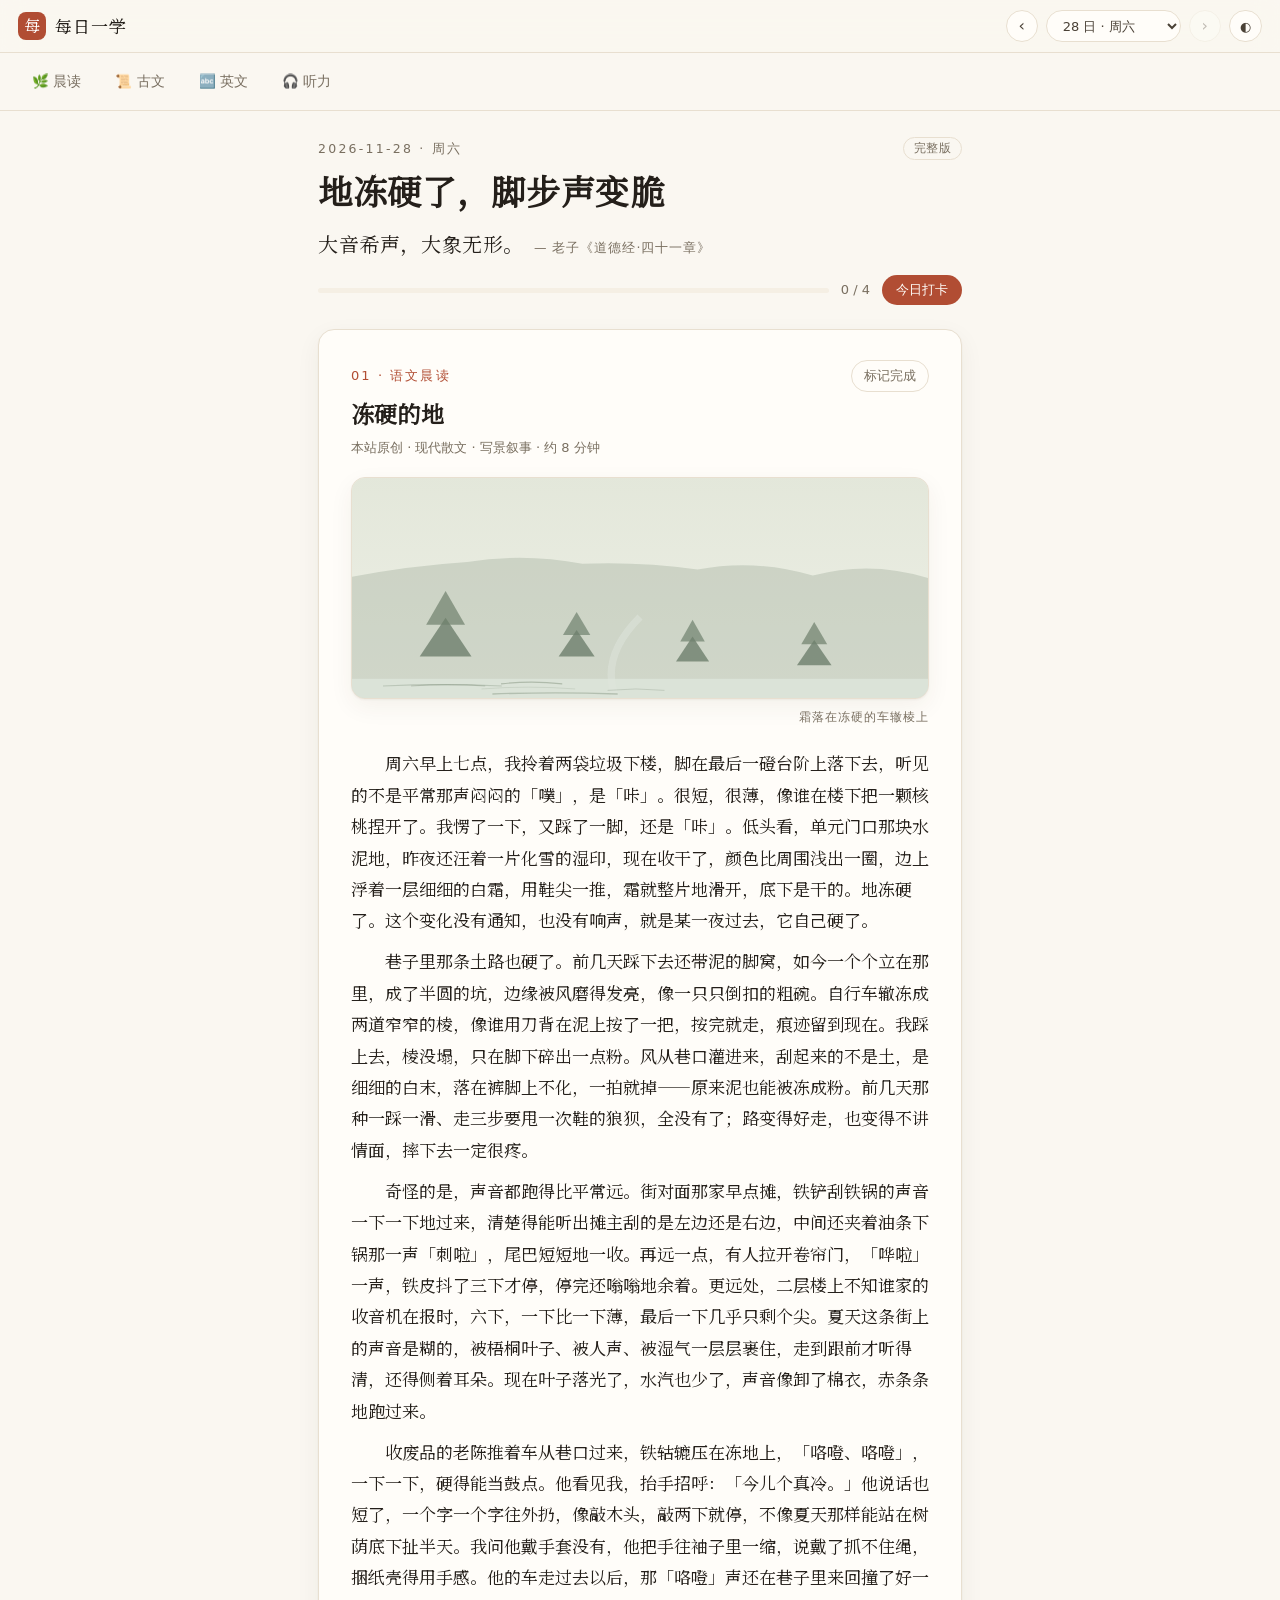
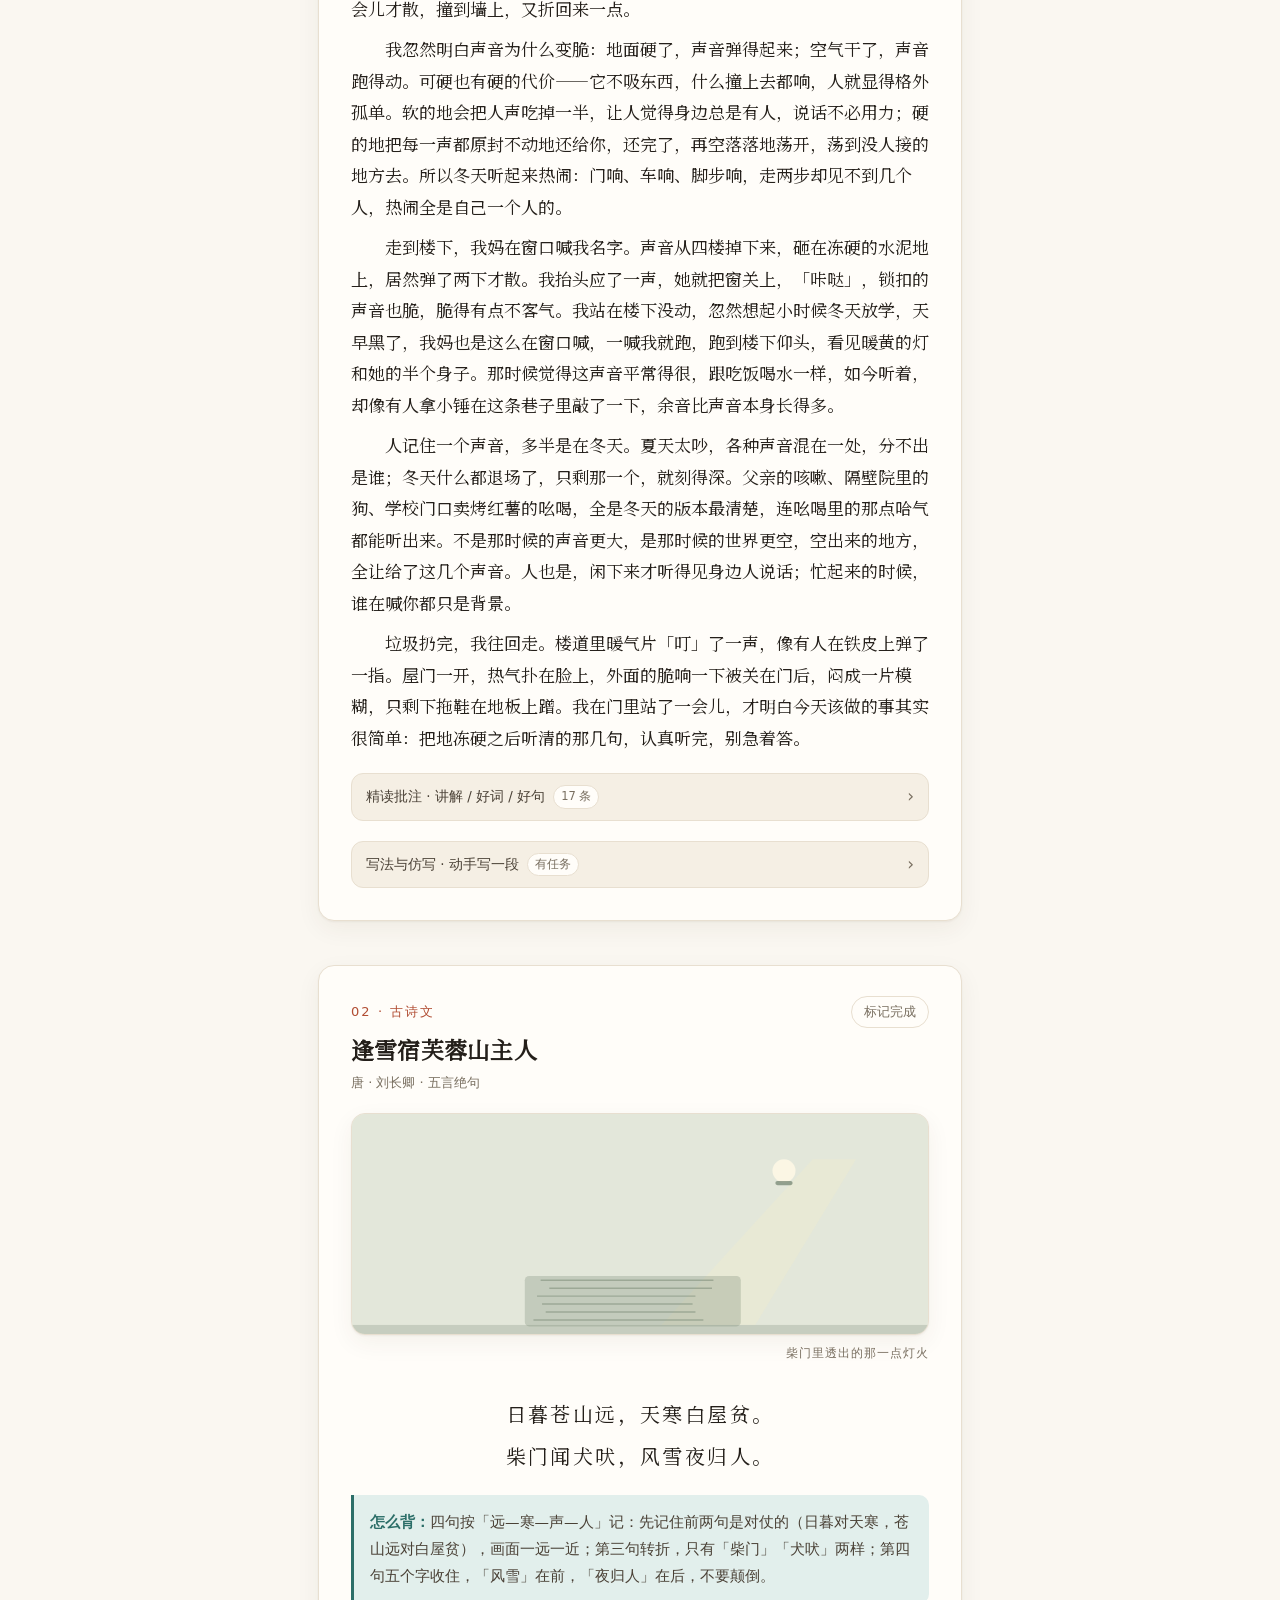
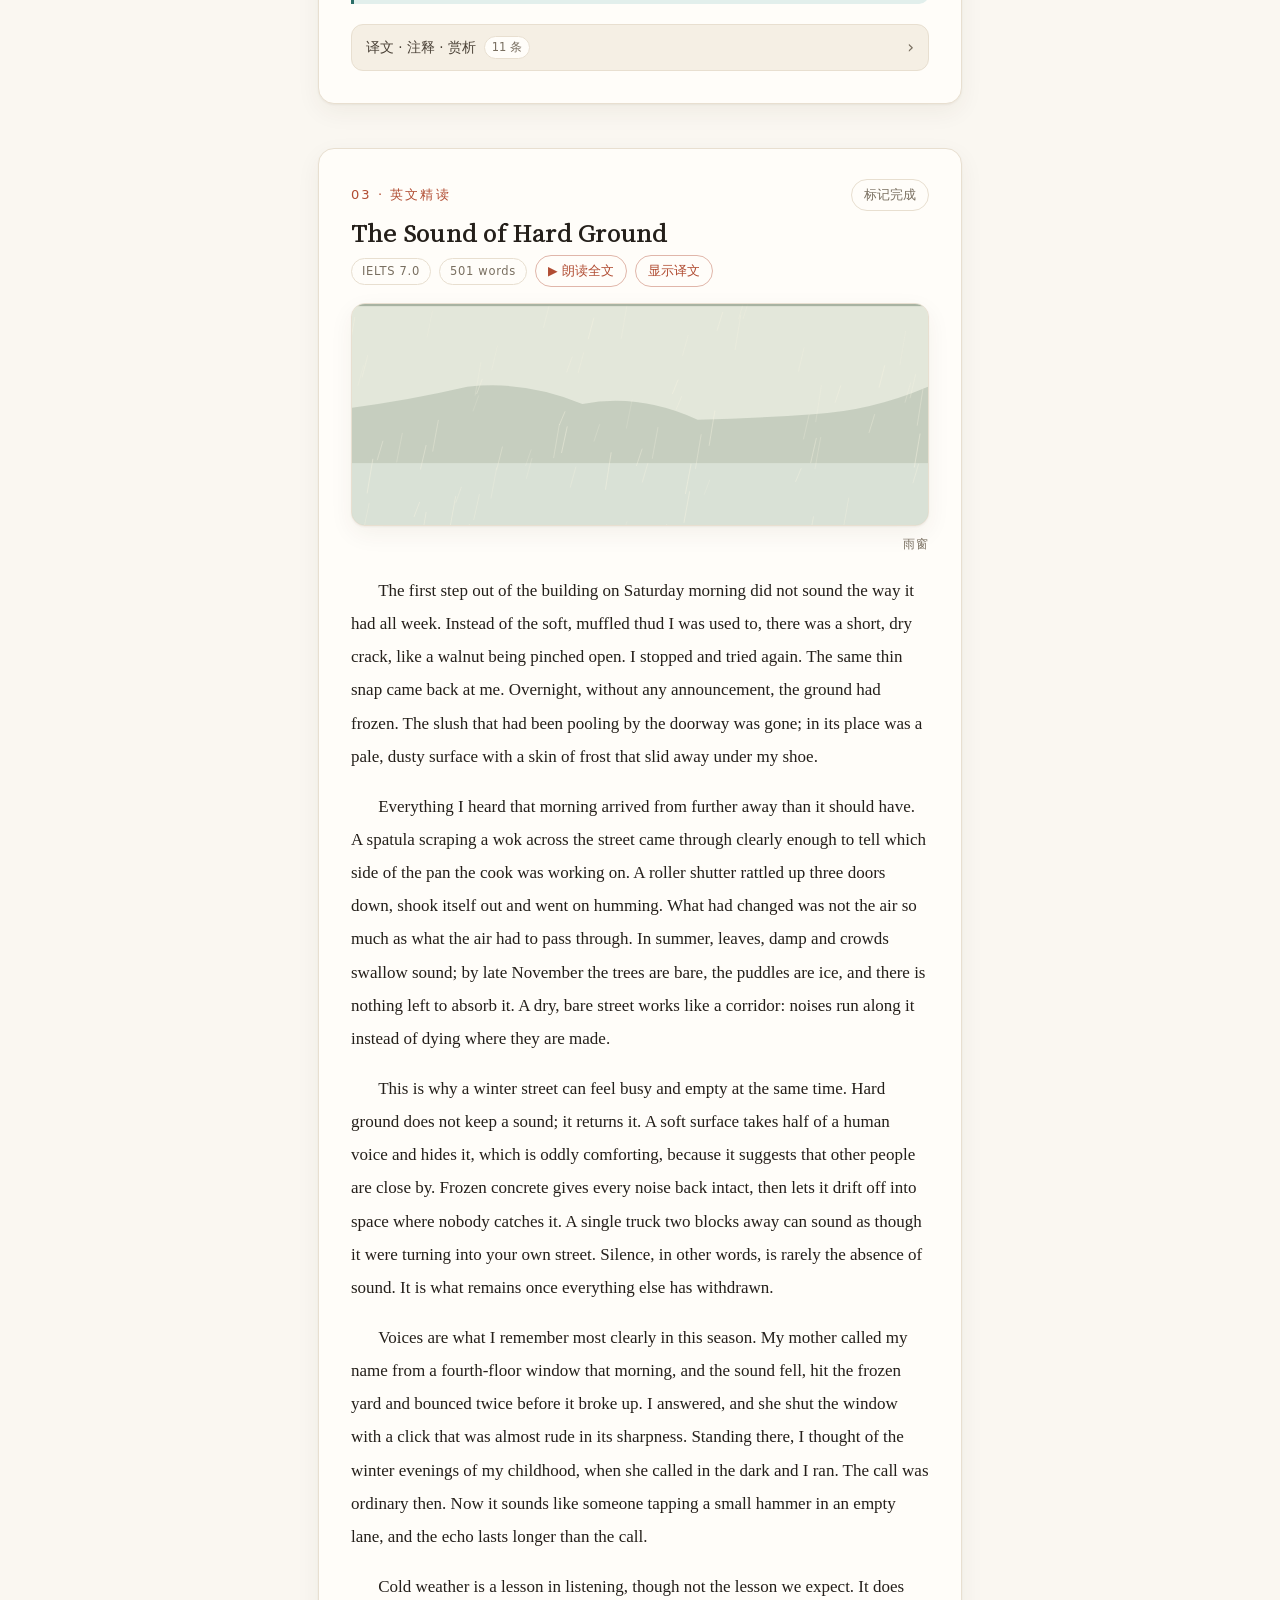
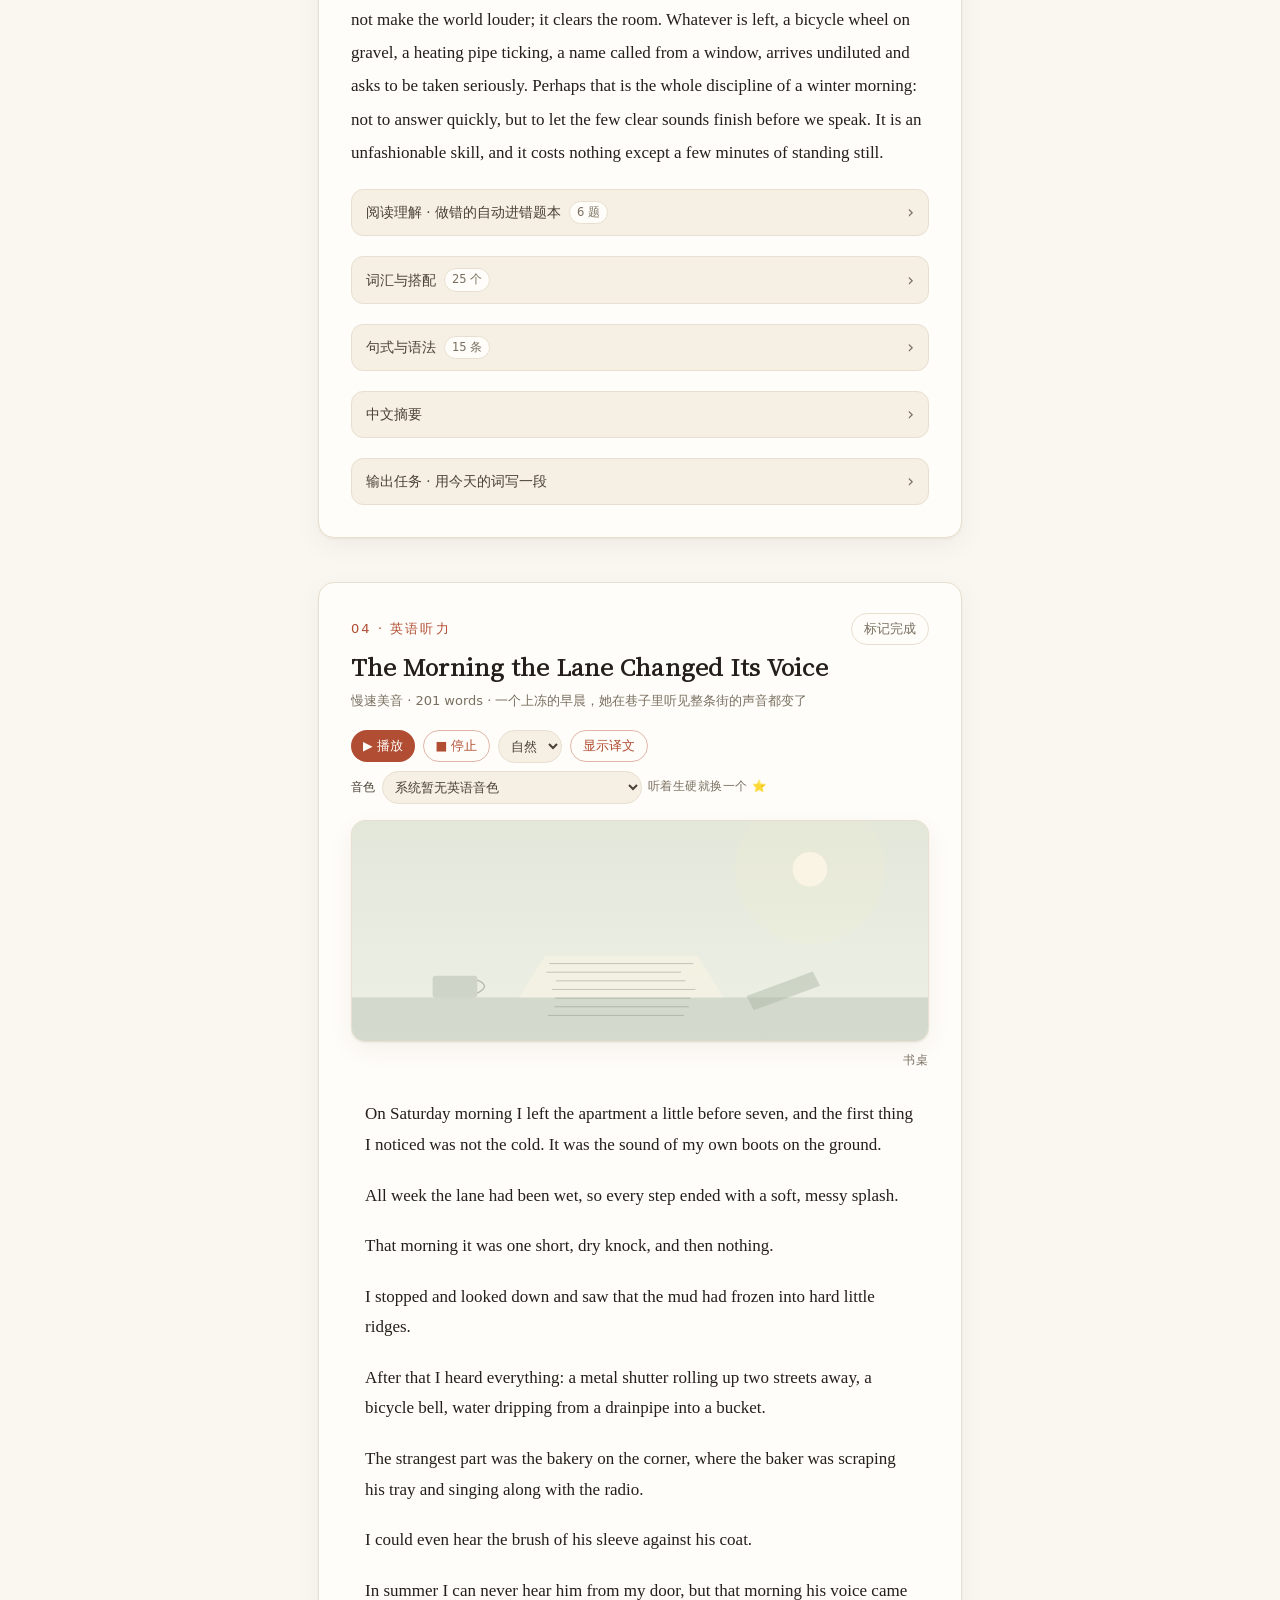
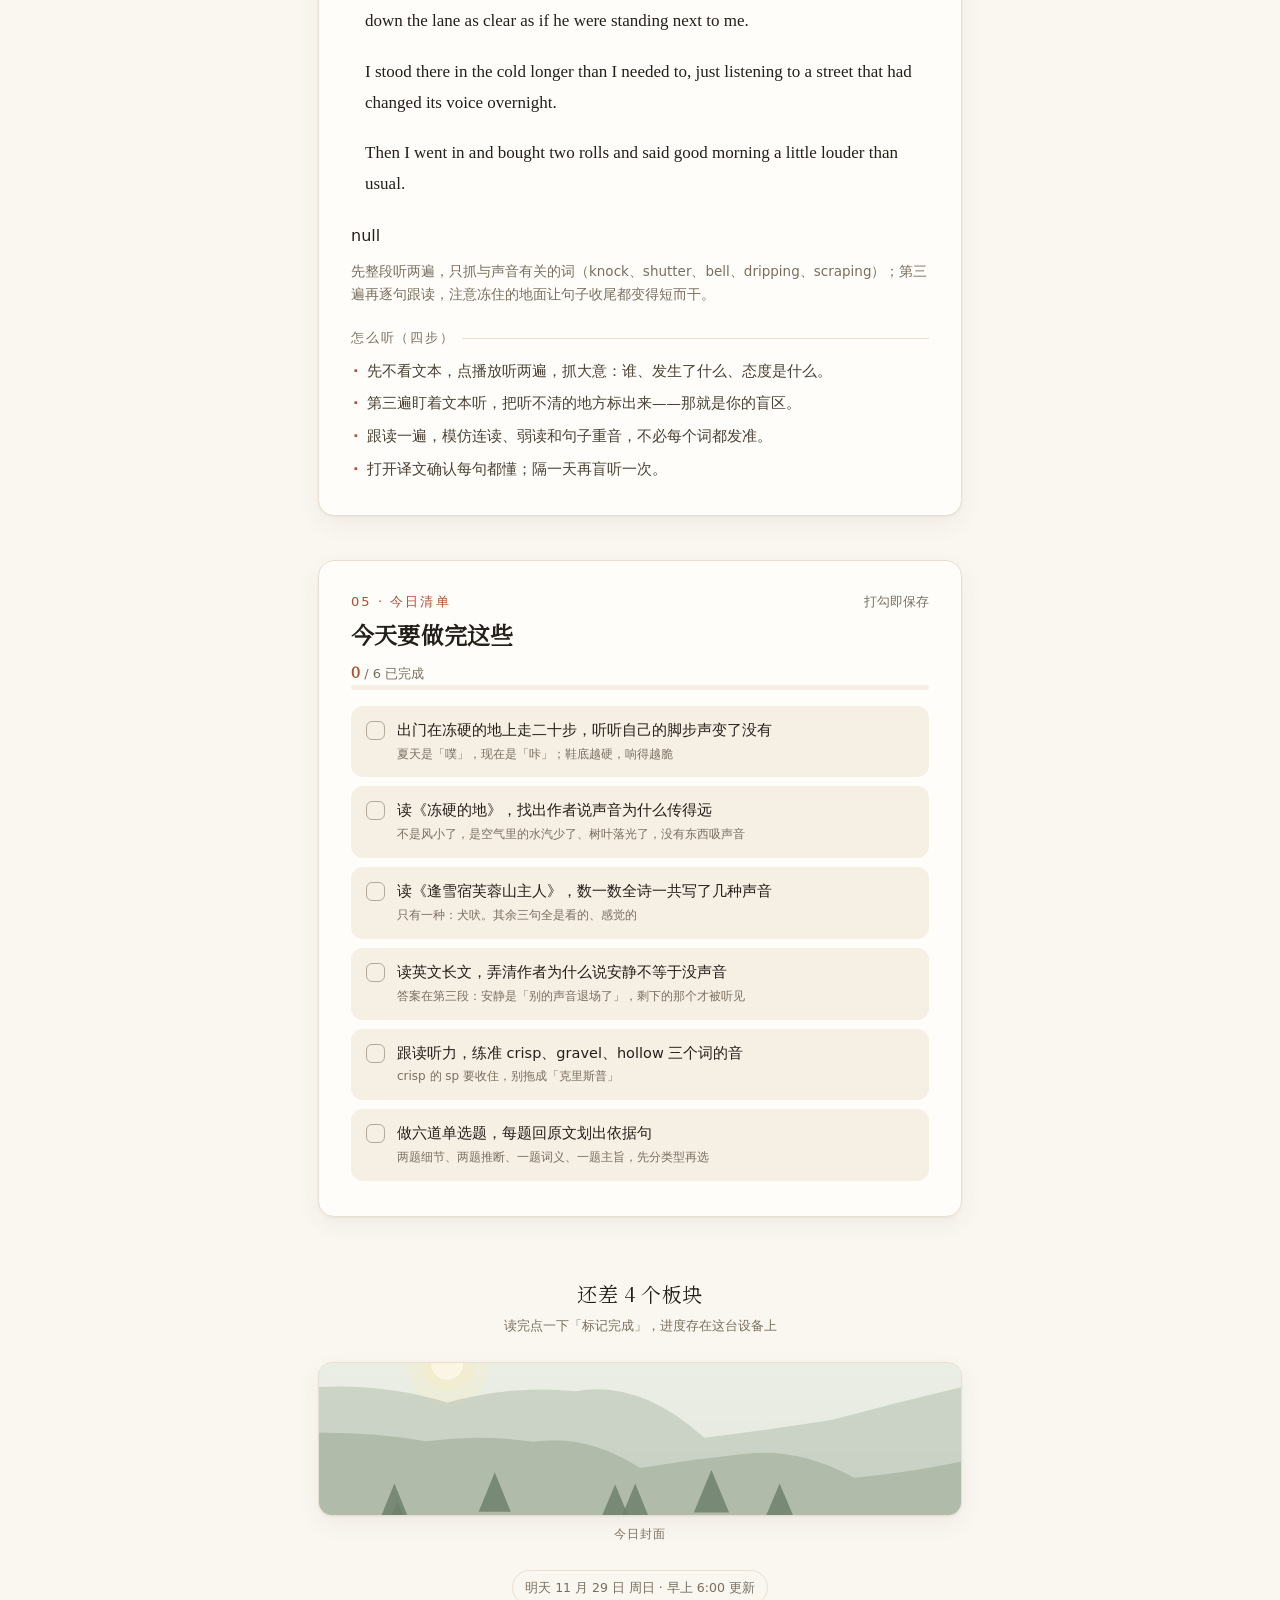
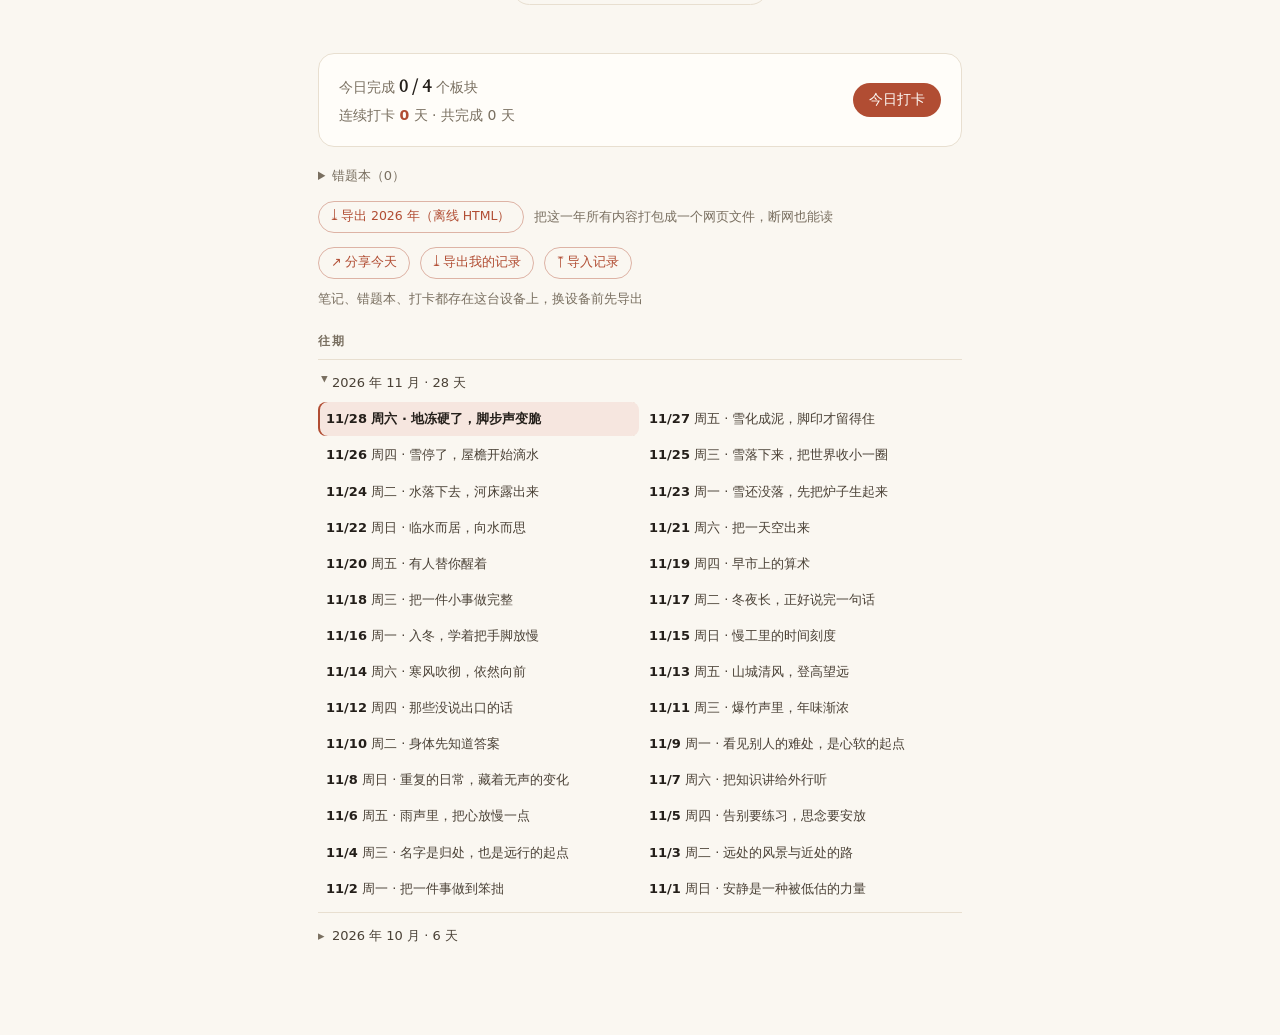
<file: index.html>
<!DOCTYPE html>
<html lang="zh-CN">
<head>
<meta charset="utf-8">
<meta name="viewport" content="width=device-width, initial-scale=1, viewport-fit=cover">
<meta name="theme-color" content="#faf7f1">
<meta name="description" content="每天一篇原创散文、一首古诗、一篇雅思级英文精读、一段自创美音听力，配今日一句与任务清单。">
<meta name="robots" content="index,follow">
<title>每日一学 · 晨读 / 古文 / 英文 / 听力</title>

<!-- 站点身份与分享卡片；具体某一天的标题/描述由 app.js 按当天内容覆盖 -->
<link rel="canonical" href="https://qing-qian152.github.io/knowledges-shared-station/">
<meta property="og:site_name" content="每日一学">
<meta property="og:locale" content="zh_CN">
<meta property="og:type" content="website">
<meta property="og:title" content="每日一学 · 晨读 / 古文 / 英文 / 听力">
<meta property="og:description" content="每天一篇原创散文、一首古诗、一篇雅思级英文精读、一段自创美音听力。">
<meta property="og:url" content="https://qing-qian152.github.io/knowledges-shared-station/">
<meta property="og:image" content="https://qing-qian152.github.io/knowledges-shared-station/assets/icon-512.png">
<meta name="twitter:card" content="summary_large_image">

<link rel="manifest" href="manifest.json">
<link rel="icon" type="image/png" sizes="64x64" href="assets/favicon.png">
<link rel="apple-touch-icon" href="assets/apple-touch-icon.png">
<meta name="apple-mobile-web-app-capable" content="yes">
<meta name="mobile-web-app-capable" content="yes">
<meta name="apple-mobile-web-app-status-bar-style" content="default">
<meta name="apple-mobile-web-app-title" content="每日一学">
<link rel="stylesheet" href="assets/style.css">
</head>
<body>

<header class="topbar">
  <div class="brand">
    <span class="brand-mark">每</span>
    <span class="brand-name">每日一学</span>
  </div>
  <div class="topbar-right">
    <button id="prevDay" class="icon-btn step-btn" aria-label="前一天" title="前一天">‹</button>
    <select id="dateSel" class="date-sel" aria-label="选择日期"></select>
    <button id="nextDay" class="icon-btn step-btn" aria-label="后一天" title="后一天">›</button>
    <button id="themeBtn" class="icon-btn" aria-label="外观设置" aria-expanded="false" title="外观：配色 · 字体 · 字号">◐</button>
  </div>
</header>

<nav class="tabs" id="tabs" aria-label="今日板块"></nav>

<main id="main">
  <div class="loading" id="loading">正在载入今日内容…</div>
</main>

<noscript>
  <div class="noscript-box">
    <h1>每日一学</h1>
    <p>每天一篇原创散文、一首古诗、一篇雅思级英文精读、一段自创美音听力，配今日一句与任务清单。</p>
    <p>正文由浏览器脚本渲染，请开启 JavaScript 后访问。已发布的内容如下：</p>
    <!--ARCHIVE:START-->
<h3>2026 年 11 月 · 28 天</h3>
<ul>
<li><a href="?d=2026-11-28">11/28 周六 · 地冻硬了，脚步声变脆</a></li>
<li><a href="?d=2026-11-27">11/27 周五 · 雪化成泥，脚印才留得住</a></li>
<li><a href="?d=2026-11-26">11/26 周四 · 雪停了，屋檐开始滴水</a></li>
<li><a href="?d=2026-11-25">11/25 周三 · 雪落下来，把世界收小一圈</a></li>
<li><a href="?d=2026-11-24">11/24 周二 · 水落下去，河床露出来</a></li>
<li><a href="?d=2026-11-23">11/23 周一 · 雪还没落，先把炉子生起来</a></li>
<li><a href="?d=2026-11-22">11/22 周日 · 临水而居，向水而思</a></li>
<li><a href="?d=2026-11-21">11/21 周六 · 把一天空出来</a></li>
<li><a href="?d=2026-11-20">11/20 周五 · 有人替你醒着</a></li>
<li><a href="?d=2026-11-19">11/19 周四 · 早市上的算术</a></li>
<li><a href="?d=2026-11-18">11/18 周三 · 把一件小事做完整</a></li>
<li><a href="?d=2026-11-17">11/17 周二 · 冬夜长，正好说完一句话</a></li>
<li><a href="?d=2026-11-16">11/16 周一 · 入冬，学着把手脚放慢</a></li>
<li><a href="?d=2026-11-15">11/15 周日 · 慢工里的时间刻度</a></li>
<li><a href="?d=2026-11-14">11/14 周六 · 寒风吹彻，依然向前</a></li>
<li><a href="?d=2026-11-13">11/13 周五 · 山城清风，登高望远</a></li>
<li><a href="?d=2026-11-12">11/12 周四 · 那些没说出口的话</a></li>
<li><a href="?d=2026-11-11">11/11 周三 · 爆竹声里，年味渐浓</a></li>
<li><a href="?d=2026-11-10">11/10 周二 · 身体先知道答案</a></li>
<li><a href="?d=2026-11-09">11/9 周一 · 看见别人的难处，是心软的起点</a></li>
<li><a href="?d=2026-11-08">11/8 周日 · 重复的日常，藏着无声的变化</a></li>
<li><a href="?d=2026-11-07">11/7 周六 · 把知识讲给外行听</a></li>
<li><a href="?d=2026-11-06">11/6 周五 · 雨声里，把心放慢一点</a></li>
<li><a href="?d=2026-11-05">11/5 周四 · 告别要练习，思念要安放</a></li>
<li><a href="?d=2026-11-04">11/4 周三 · 名字是归处，也是远行的起点</a></li>
<li><a href="?d=2026-11-03">11/3 周二 · 远处的风景与近处的路</a></li>
<li><a href="?d=2026-11-02">11/2 周一 · 把一件事做到笨拙</a></li>
<li><a href="?d=2026-11-01">11/1 周日 · 安静是一种被低估的力量</a></li>
</ul>
<h3>2026 年 10 月 · 6 天</h3>
<ul>
<li><a href="?d=2026-10-31">10/31 周六 · 给自己留一条退路，心才不慌</a></li>
<li><a href="?d=2026-10-30">10/30 周五 · 秋日有清欢，秩序自心生</a></li>
<li><a href="?d=2026-10-29">10/29 周四 · 故乡是可以吃的</a></li>
<li><a href="?d=2026-10-28">10/28 周三 · 一封信，抵得万金</a></li>
<li><a href="?d=2026-10-27">10/27 周二 · 在无人处，听见自己</a></li>
<li><a href="?d=2026-10-26">10/26 周一 · 时间是怎么被偷走的</a></li>
</ul>
<!--ARCHIVE:END-->
  </div>
</noscript>

<footer class="footer" id="footer"></footer>

<script src="assets/art.js" defer></script>
<script src="assets/app.js" defer></script>
<script src="assets/pwa.js" defer></script>
</body>
</html>
</file>
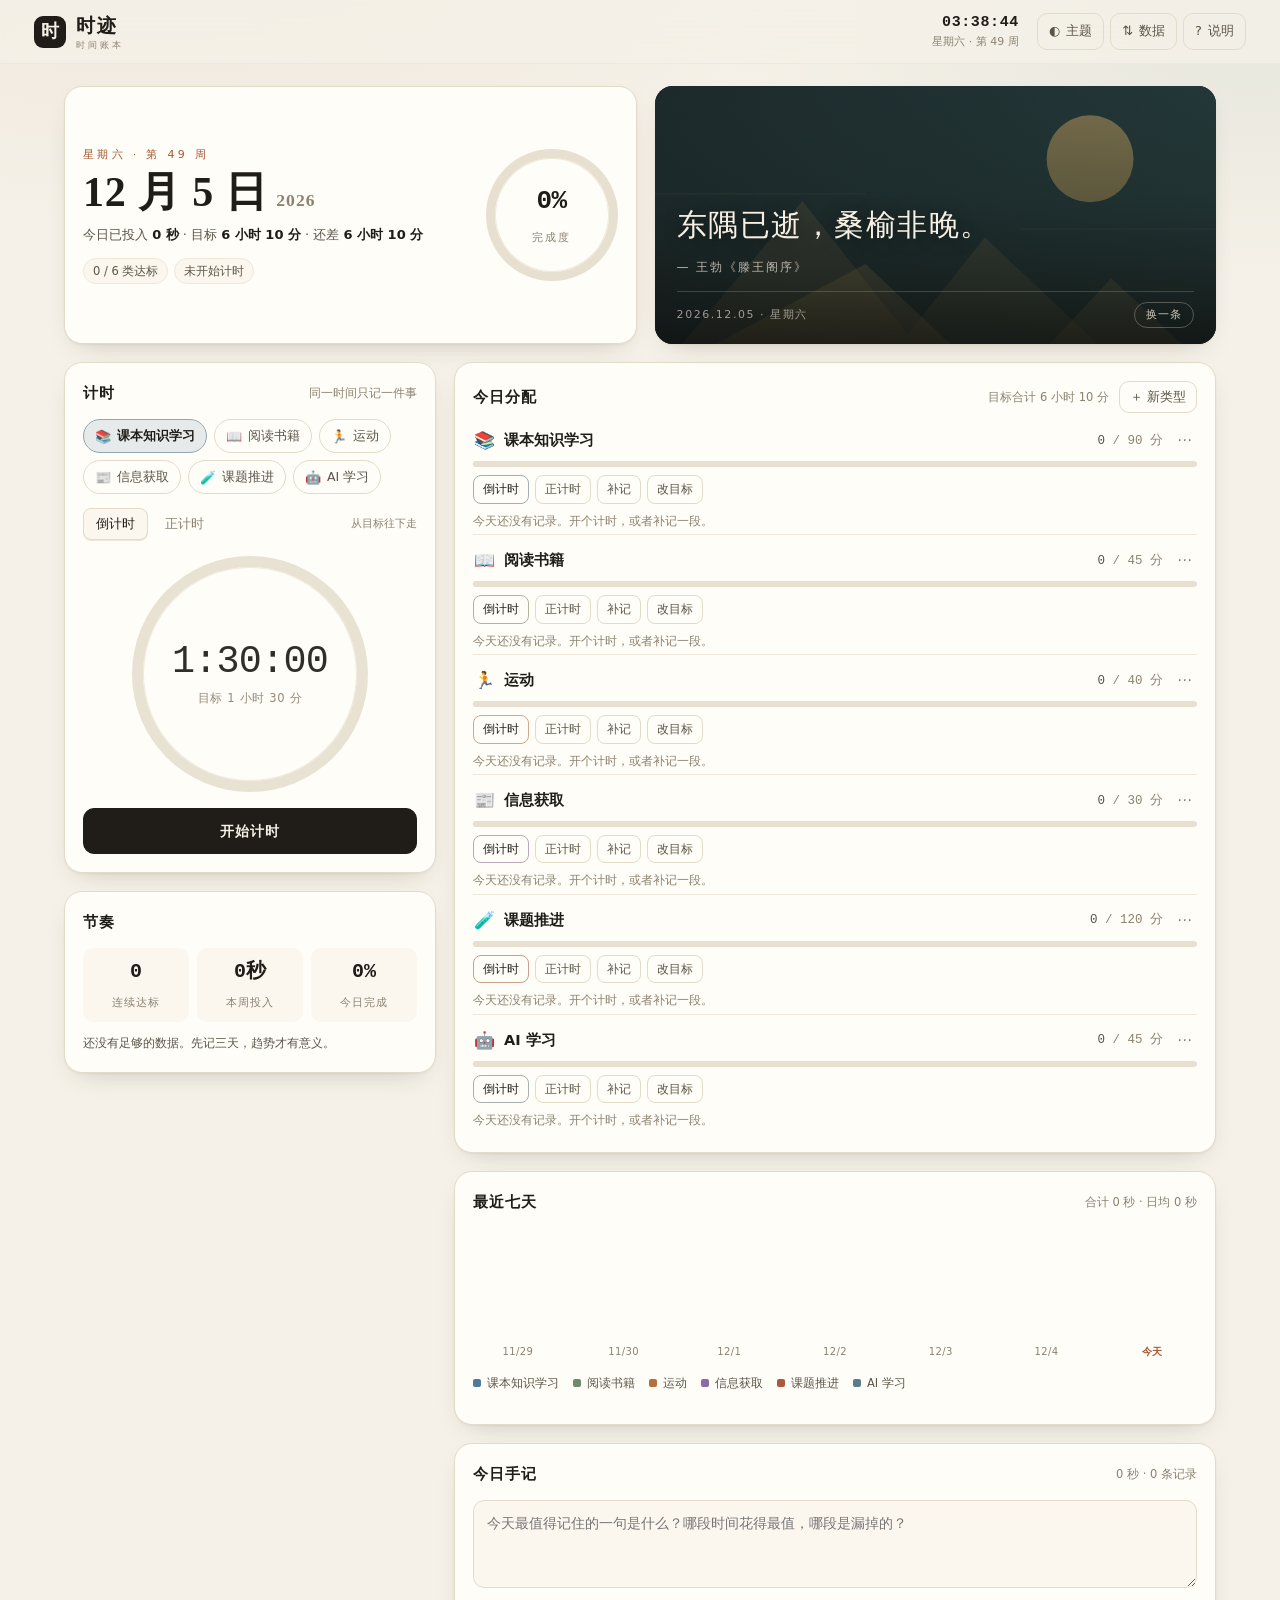
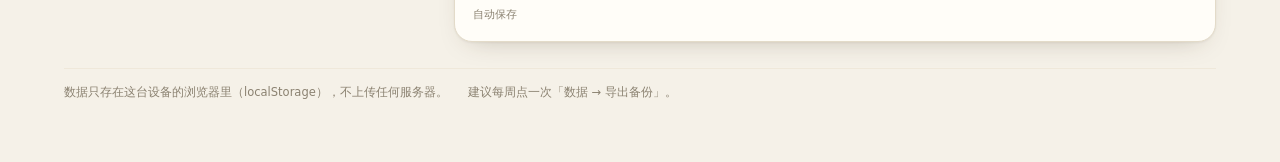
<file: time-ledger/index.html>
<!doctype html>
<html lang="zh-CN" data-theme="light" data-q="kai">
<head>
<meta charset="utf-8" />
<meta name="viewport" content="width=device-width, initial-scale=1, viewport-fit=cover" />
<meta name="theme-color" content="#f5f1e8" />
<title>时迹 · 我的时间账本</title>
<link rel="stylesheet" href="styles.css" />
<script>
/* 先把主题定下来再画第一帧：否则选了深色主题的人会看到一闪的浅色。
   这里只做一个极小的映射（旧值 light/dark → paper/night），逻辑以 app.js 为准。 */
(function () {
  try {
    var o = JSON.parse(localStorage.getItem('shiji.ledger.v1') || '{}');
    var t = (o.settings || {}).theme;
    if (t === 'dark') t = 'night';
    else if (t === 'light') t = 'paper';
    else if (!t || t === 'auto') t = matchMedia('(prefers-color-scheme: dark)').matches ? 'night' : 'paper';
    document.documentElement.setAttribute('data-theme', t);
  } catch (e) { }
})();
</script>
</head>
<body>
<header class="topbar">
  <div class="brand">
    <span class="brand-mark">时</span>
    <span class="brand-text">时迹<em>时间账本</em></span>
  </div>
  <div class="now" id="nowClock"><b>--:--:--</b><span>正在加载</span></div>
  <nav class="topnav">
    <button class="ghost-btn" id="btnTheme" type="button" title="外观主题（八套配色）">◐<i>主题</i></button>
    <button class="ghost-btn" id="btnData" type="button" title="备份与数据">⇅<i>数据</i></button>
    <button class="ghost-btn" id="btnHelp" type="button" title="使用说明">?<i>说明</i></button>
  </nav>
</header>

<main class="wrap">
  <section class="hero">
    <div class="panel hero-card" id="heroCard"></div>
    <div class="poster" id="poster"></div>
  </section>

  <div class="cols">
    <div class="col-left">
      <section class="panel" id="timerPanel"></section>
      <section class="panel rhythm" id="rhythmPanel"></section>
    </div>
    <div class="col-right">
      <section class="panel">
        <header class="panel-head">
          <h2>今日分配</h2>
          <div class="panel-head-right">
            <span class="hint" id="boardHint"></span>
            <button class="ghost-btn small" id="btnAddCat" type="button">＋ 新类型</button>
          </div>
        </header>
        <div id="board"></div>
      </section>

      <section class="panel" id="statsPanel"></section>

      <section class="panel" id="journalPanel"></section>
    </div>
  </div>

  <footer class="foot">
    <span>数据只存在这台设备的浏览器里（localStorage），不上传任何服务器。</span>
    <span>建议每周点一次「数据 → 导出备份」。</span>
  </footer>
</main>

<dialog id="modal" class="modal"></dialog>
<div class="toast" id="toast" role="status" aria-live="polite"></div>
<script src="app.js"></script>
</body>
</html>
</file>
<file: assets/style.css>
/* 每日一学 —— 样式表
   风格：纸感暖色，中文宋体为主，英文衬线，移动优先 */

/* ---------- 配色主题 ----------
   六个主题：素纸（默认）/ 竹青 / 天青 / 茶褐 / 墨夜 / 暮色
   全部低饱和、低对比，长时间阅读不刺眼；深色不用纯黑、浅色不用纯白。
   配色由 index.html 上的 data-theme 切换，app.js 里的外观面板负责写值。 */
:root {
  --bg: #faf7f1;
  --surface: #fffdf9;
  --surface-2: #f5efe4;
  --ink: #241f1a;
  --ink-2: #4a4136;
  /* 原来的 #857a69 在纸底上只有 3.94:1，小字不达 AA；加深到 4.6:1 */
  --muted: #796f60;
  --line: #e8dfd0;
  --accent: #b14d33;
  --accent-soft: #f6e6df;
  --teal: #2c6e68;
  --teal-soft: #e2efec;
  --gold: #9a7223;
  --gold-soft: #f6edda;
  --ok: #2f7d52;
  --bad: #b23b3b;
  --shadow: 0 1px 2px rgba(60, 44, 24, .05), 0 8px 24px rgba(60, 44, 24, .06);

  --ff-song: "Songti SC", "STSong", "Source Han Serif SC", "Noto Serif SC", "DLSong", "SimSun", serif;
  --ff-hei: "PingFang SC", "HarmonyOS Sans SC", "Microsoft YaHei", "Noto Sans SC", system-ui, sans-serif;
  --ff-kai: "DLWenKai", "Kaiti SC", "STKaiti", "KaiTi", "楷体", "Noto Serif SC", serif;
  --ff-kai2: "DLKai2", "KaiTi", "Kaiti SC", "STKaiti", serif;
  --ff-fs: "DLFangSong", "FangSong", "STFangsong", "华文仿宋", serif;
  --ff-sans: system-ui, -apple-system, "Segoe UI", "PingFang SC", "Microsoft YaHei", sans-serif;
  --ff-en-serif: "Iowan Old Style", "Palatino Linotype", Palatino, Georgia, "Times New Roman", serif;
  --ff-en-sans: "Segoe UI", "Inter", "Helvetica Neue", Arial, system-ui, sans-serif;
  --ff-en-mono: "SF Mono", "Cascadia Mono", "JetBrains Mono", "Consolas", ui-monospace, monospace;

  /* 下面三个由 data-zh / data-en 改写 */
  --ff-serif: var(--ff-song);
  --ff-prose: var(--ff-song);
  /* 中文小字（英文译文、听力译文里的中文）也跟着主题字体走 */
  --ff-cn: var(--ff-serif);
  --ff-en: var(--ff-en-serif);

  --fs: 16px;
  color-scheme: light;
}

/* ---------- 自托管中文网络字体 ----------
   四套 OFL 开源字体的常用字子集（每套约 6900 字）。
   只有「宋体」走系统优先：iOS/macOS 自带宋体、装了思源宋体的设备直接命中，
   一个字节都不用下（默认字体就是宋体，所以这项省下的流量最大）。
   楷书 / 文楷 / 仿宋 仍然 webfont 优先 —— 这三款的差别只有靠自带字体才看得出来，
   用系统楷体顶替会让三个选项长得一模一样；而且它们是用户主动选的，按需下载合理。
   想强制统一观感，把 --ff-song 里的 "DLSong" 挪回最前面即可。 */
@font-face {
  font-family: "DLSong";
  src: url("fonts/song.woff2") format("woff2");
  font-weight: 400;
  font-style: normal;
  font-display: swap;
}
@font-face {
  font-family: "DLWenKai";
  src: url("fonts/wenkai.woff2") format("woff2");
  font-weight: 400;
  font-style: normal;
  font-display: swap;
}
@font-face {
  font-family: "DLKai2";
  src: url("fonts/kai2.woff2?v=2") format("woff2");
  font-weight: 400;
  font-style: normal;
  font-display: swap;
}
@font-face {
  font-family: "DLFangSong";
  src: url("fonts/fangsong.woff2") format("woff2");
  font-weight: 400;
  font-style: normal;
  font-display: swap;
}

/* 竹青：护眼绿 */
:root[data-theme="green"] {
  --bg: #edf2e9;
  --surface: #f7faf3;
  --surface-2: #e2eade;
  --ink: #1f2a1c;
  --ink-2: #3f4d3a;
  --muted: #636f5d;
  --line: #d6e0d0;
  --accent: #4a7c59;
  --accent-soft: #dcebd8;
  --teal: #3a6f66;
  --teal-soft: #d7e8e3;
  --gold: #82763a;
  --gold-soft: #ece7cf;
  --ok: #3f7d4a;
  --bad: #a84a3f;
  --shadow: 0 1px 2px rgba(40, 60, 35, .05), 0 8px 24px rgba(40, 60, 35, .07);
}

/* 天青：淡蓝灰 */
:root[data-theme="sky"] {
  --bg: #eef3f6;
  --surface: #f8fbfd;
  --surface-2: #e2ebf1;
  --ink: #1b2733;
  --ink-2: #3a4a58;
  --muted: #5f6e7b;
  --line: #d5e1e9;
  --accent: #3b6f96;
  --accent-soft: #dce9f2;
  --teal: #2f6f6a;
  --teal-soft: #d9eae6;
  --gold: #7f6f34;
  --gold-soft: #ece6d3;
  --ok: #37795a;
  --bad: #a8494a;
  --shadow: 0 1px 2px rgba(30, 50, 70, .05), 0 8px 24px rgba(30, 50, 70, .07);
}

/* 茶褐：更暖的旧书感 */
:root[data-theme="sepia"] {
  --bg: #f3ead9;
  --surface: #fbf4e6;
  --surface-2: #ece0c9;
  --ink: #2a2118;
  --ink-2: #4a3c2c;
  --muted: #78664c;
  --line: #e0d2b6;
  --accent: #9c5a2c;
  --accent-soft: #f3e0cb;
  --teal: #5a6f5a;
  --teal-soft: #e3e7d6;
  --gold: #8a6a1f;
  --gold-soft: #f0e2c2;
  --ok: #56794a;
  --bad: #a4483c;
  --shadow: 0 1px 2px rgba(70, 50, 20, .06), 0 8px 24px rgba(70, 50, 20, .08);
}

/* 墨夜：冷调深色（不用纯黑） */
:root[data-theme="ink"],
:root[data-theme="dark"] {
  --bg: #141719;
  --surface: #1b1f22;
  --surface-2: #23282c;
  --ink: #e6e8e4;
  --ink-2: #c4cacd;
  --muted: #8a949a;
  --line: #2b3135;
  --accent: #7fb2c4;
  --accent-soft: #1d2a30;
  --teal: #6fb3a8;
  --teal-soft: #162826;
  --gold: #c9a662;
  --gold-soft: #262117;
  --ok: #6fbb92;
  --bad: #dd8b84;
  --shadow: 0 1px 2px rgba(0, 0, 0, .3), 0 8px 24px rgba(0, 0, 0, .26);
  color-scheme: dark;
}

/* 暮色：暖调深色，夜里偏暖不蓝 */
:root[data-theme="dusk"] {
  --bg: #191418;
  --surface: #211a1f;
  --surface-2: #2a222a;
  --ink: #eae2e6;
  --ink-2: #cabfc6;
  --muted: #94868e;
  --line: #332a31;
  --accent: #d08a76;
  --accent-soft: #2c1f22;
  --teal: #7fb3a8;
  --teal-soft: #1d2724;
  --gold: #cba05c;
  --gold-soft: #272017;
  --ok: #74b58e;
  --bad: #d98b86;
  --shadow: 0 1px 2px rgba(0, 0, 0, .32), 0 8px 24px rgba(20, 10, 16, .3);
  color-scheme: dark;
}

/* ---------- 字体主题 ----------
   中文五选：宋（书卷）/ 黑（清爽）/ 楷书（端正）/ 仿宋（清瘦）/ 文楷（古雅）；
   英文三选：衬线 / 无衬线 / 等宽。自托管的那四款只在选中时才下载。 */
:root[data-zh="song"]    { --ff-serif: var(--ff-song); --ff-prose: var(--ff-song); }
:root[data-zh="hei"]     { --ff-serif: var(--ff-hei); --ff-prose: var(--ff-hei); }
:root[data-zh="kai"]     { --ff-serif: var(--ff-kai); --ff-prose: var(--ff-kai); }
:root[data-zh="kai2"]    { --ff-serif: var(--ff-kai2); --ff-prose: var(--ff-kai2); }
:root[data-zh="fangsong"]{ --ff-serif: var(--ff-fs); --ff-prose: var(--ff-fs); }
:root[data-en="serif"] { --ff-en: var(--ff-en-serif); }
:root[data-en="sans"]  { --ff-en: var(--ff-en-sans); }
:root[data-en="mono"]  { --ff-en: var(--ff-en-mono); }

/* ---------- 字号三档 ---------- */
:root[data-size="s"] { --fs: 15px; }
:root[data-size="m"] { --fs: 16px; }
:root[data-size="l"] { --fs: 17.5px; }

* { box-sizing: border-box; }

html {
  scroll-behavior: smooth;
  /* 顶栏 + 板块导航的高度，锚点跳转时才不会被吸顶栏盖住 */
  scroll-padding-top: calc(var(--topbar-h) + 62px);
}

/* ---------- 键盘焦点 ----------
   全站原来没有 :focus-visible，Tab 键走过去完全看不到焦点在哪。
   outline 会跟着元素自己的圆角走，所以这里不设 border-radius。 */
:where(a, button, select, input, summary, [tabindex]):focus-visible {
  outline: 2px solid var(--accent);
  outline-offset: 2px;
}
/* 鼠标点击不要出焦点环，只保留键盘导航时的 */
:where(a, button, select, input, summary, [tabindex]):focus:not(:focus-visible) {
  outline: none;
}

@media (prefers-reduced-motion: reduce) {
  html { scroll-behavior: auto; }
  *, *::before, *::after {
    animation-duration: .01ms !important;
    animation-iteration-count: 1 !important;
    transition-duration: .01ms !important;
  }
}

body {
  margin: 0;
  background: var(--bg);
  color: var(--ink);
  font-family: var(--ff-sans);
  font-size: var(--fs);
  line-height: 1.7;
  -webkit-font-smoothing: antialiased;
  text-rendering: optimizeLegibility;
}

/* ---------- 顶栏 ---------- */
/* 顶栏实际高度：吸顶导航要用它算 top，刘海屏还要加上安全区。
   JS 里会用 ResizeObserver 把真实高度写回 --topbar-h，这里给的是首屏兜底值。 */
:root { --topbar-h: 51px; }

.topbar {
  position: sticky; top: 0; z-index: 20;
  display: flex; align-items: center; justify-content: space-between;
  gap: 12px;
  padding: 10px 18px;
  padding-top: calc(10px + env(safe-area-inset-top, 0px));
  background: color-mix(in srgb, var(--bg) 88%, transparent);
  backdrop-filter: saturate(160%) blur(12px);
  border-bottom: 1px solid var(--line);
}
/* 站名绝不允许换行：以前 390px 下会折成两行，顶栏被撑到 79px */
.brand { display: flex; align-items: center; gap: 9px; flex: 0 0 auto; }
.brand-mark {
  display: grid; place-items: center;
  width: 28px; height: 28px; border-radius: 8px;
  background: var(--accent); color: #fff;
  font-family: var(--ff-serif); font-size: 16px; line-height: 1;
  flex: 0 0 auto;
}
.brand-name {
  font-family: var(--ff-serif); font-size: 17px; letter-spacing: .06em;
  white-space: nowrap;
}
.topbar-right { display: flex; align-items: center; gap: 8px; min-width: 0; }
/* 日期选择器允许收缩，窄屏优先压缩它而不是挤压站名 */
.date-sel { min-width: 0; flex: 0 1 auto; text-overflow: ellipsis; }

@media (max-width: 400px) {
  .topbar { gap: 8px; padding-left: 14px; padding-right: 14px; }
  .topbar-right { gap: 5px; }
  .brand { gap: 7px; }
  .brand-name { font-size: 16px; letter-spacing: .02em; }
  .date-sel, .icon-btn { font-size: 12.5px; padding: 6px 9px; }
  .icon-btn { padding: 6px 8px; }
}

.date-sel, .icon-btn {
  font-family: var(--ff-sans); font-size: 13px; color: var(--ink-2);
  background: var(--surface); border: 1px solid var(--line);
  border-radius: 999px; padding: 6px 12px; cursor: pointer;
  min-height: 32px; touch-action: manipulation;
}
.icon-btn { padding: 6px 10px; line-height: 1; }
.date-sel:hover, .icon-btn:hover { border-color: var(--accent); color: var(--accent); }

/* 前一天 / 后一天 */
.step-btn {
  width: 32px; height: 32px; padding: 0; font-size: 16px; line-height: 1;
  border-radius: 999px; display: grid; place-items: center;
}
.step-btn:disabled { opacity: .32; cursor: default; border-color: var(--line); color: var(--ink-2); }

/* 导出全年 */
.export-row { display: flex; flex-wrap: wrap; align-items: center; gap: 10px; margin-top: 14px; }
.export-hint { font-size: 12.5px; color: var(--muted); line-height: 1.6; }

/* ---------- 板块导航 ---------- */
.tabs {
  position: sticky; top: var(--topbar-h); z-index: 19;
  display: flex; gap: 6px; overflow-x: auto;
  padding: 8px 18px;
  background: color-mix(in srgb, var(--bg) 92%, transparent);
  backdrop-filter: blur(10px);
  border-bottom: 1px solid var(--line);
  scrollbar-width: none;
}
/* 不支持 backdrop-filter 的浏览器把底色换成不透明，否则正文会从吸顶栏透出来 */
@supports not ((backdrop-filter: blur(1px)) or (-webkit-backdrop-filter: blur(1px))) {
  .topbar { background: var(--bg); }
  .tabs { background: var(--bg); }
}
.tabs::-webkit-scrollbar { display: none; }
.tab {
  flex: 0 0 auto;
  display: flex; align-items: center; gap: 6px;
  font-size: 13.5px; color: var(--muted);
  text-decoration: none; white-space: nowrap;
  padding: 8px 13px; border-radius: 999px;
  border: 1px solid transparent;
  min-height: 38px; touch-action: manipulation;
}
.tab:hover { color: var(--ink); background: var(--surface-2); }
.tab.active { color: var(--accent); background: var(--accent-soft); border-color: color-mix(in srgb, var(--accent) 25%, transparent); }
.tab .dot { width: 6px; height: 6px; border-radius: 50%; background: var(--line); }
.tab.done .dot { background: var(--ok); }

/* ---------- 主体 ---------- */
/* 820px 下中文正文有 41 字/行，超出舒适区；收到 680px 约 36 字 */
main { max-width: 680px; margin: 0 auto; padding: 22px 18px 40px; }
.loading { color: var(--muted); text-align: center; padding: 60px 0; font-size: 14px; }

.hero { margin: 4px 0 24px; }
.hero-top { display: flex; align-items: center; justify-content: space-between; gap: 10px; }
.hero-date { font-size: 12.5px; letter-spacing: .18em; color: var(--muted); text-transform: uppercase; }
.hero-title {
  font-family: var(--ff-serif); font-size: 30px; line-height: 1.35;
  margin: 8px 0 14px; letter-spacing: .02em; font-weight: 600;
}
/* 首屏那一行：进度条 + 完成数 + 打卡 */
.hero-meta {
  display: flex; align-items: center; gap: 12px; flex-wrap: wrap;
  font-size: 13px; color: var(--muted);
}
.hero-bar {
  flex: 1 1 120px; min-width: 80px; height: 5px;
  background: var(--surface-2); border-radius: 99px; overflow: hidden;
}
.hero-bar > i { display: block; height: 100%; width: 0; background: linear-gradient(90deg, var(--accent), var(--gold)); transition: width .35s ease; }
.hero-prog-text { font-variant-numeric: tabular-nums; white-space: nowrap; font-size: 13px; }
/* 每日一句并入开篇：书法味保留，但不再独占一屏 */
.hero-quote {
  display: flex; flex-wrap: wrap; align-items: baseline; gap: 2px 10px;
  margin: 0 0 16px;
}
.hero-quote-text {
  font-family: "STXingkai", "华文行楷", "Kaiti SC", "STKaiti", "KaiTi", "楷体", var(--ff-serif);
  font-size: 20px; line-height: 1.55; letter-spacing: .03em; color: var(--ink);
}
.hero-quote-text.en { font-family: var(--ff-en); font-style: italic; font-size: 18px; letter-spacing: .01em; }
.hero-quote-by { font-size: 12.5px; color: var(--muted); letter-spacing: .08em; }
.hero-quote-by::before { content: "—\00a0"; }
.btn.tiny { padding: 6px 14px; font-size: 12.5px; min-height: 30px; }
.btn.tiny.is-on {
  background: transparent; color: var(--ok);
  border: 1px solid color-mix(in srgb, var(--ok) 45%, transparent);
}

.card {
  background: var(--surface);
  border: 1px solid var(--line);
  border-radius: 16px;
  padding: 26px 24px 22px;
  margin: 0 0 44px;
  box-shadow: var(--shadow);
  scroll-margin-top: calc(var(--topbar-h) + 62px);
}
.card-head {
  display: flex; align-items: center; justify-content: space-between; gap: 10px;
  margin-bottom: 4px;
}
.kicker { font-size: 13px; letter-spacing: .16em; color: var(--accent); text-transform: uppercase; }
.done-btn {
  font-family: var(--ff-sans); font-size: 12.5px; color: var(--muted);
  background: transparent; border: 1px solid var(--line); border-radius: 999px;
  padding: 6px 12px; cursor: pointer; white-space: nowrap;
  min-height: 32px; touch-action: manipulation;
}
.done-btn:hover { border-color: var(--teal); color: var(--teal); }
.done-btn.is-done { color: var(--ok); border-color: color-mix(in srgb, var(--ok) 45%, transparent); background: color-mix(in srgb, var(--ok) 8%, transparent); }

.card h2 {
  font-family: var(--ff-serif); font-size: 23px; line-height: 1.4;
  margin: 6px 0 6px; font-weight: 600; letter-spacing: .01em;
}
.byline { font-size: 13px; color: var(--muted); margin-bottom: 18px; }
.byline em { font-style: normal; color: var(--ink-2); }

/* ---------- 中文正文 ---------- */
/* 行高从 2.0 收到 1.85，段间距从 1.1em 收到 0.55em —— 首行缩进已经足够分段，
   两种信号叠加会让长文读起来"发飘"。 */
.prose { font-family: var(--ff-prose); font-size: 17px; line-height: 1.85; color: var(--ink); }
.prose p { margin: 0 0 .55em; text-indent: 2em; }
.prose p:last-child { margin-bottom: 0; }

.zh-title-line { font-family: var(--ff-serif); font-size: 15px; color: var(--muted); letter-spacing: .1em; }

/* 文言/诗句 */
.poem-body {
  font-family: var(--ff-serif); font-size: 20px; line-height: 2.1; text-align: center;
  padding: 10px 0 4px; letter-spacing: .12em;
}
.poem-body p { margin: 0; }

/* ---------- 讲解块 ---------- */
.block { margin-top: 22px; }
.block-title {
  display: flex; align-items: center; gap: 8px;
  font-size: 12.5px; letter-spacing: .14em; color: var(--muted); text-transform: uppercase;
  margin-bottom: 10px;
}
.block-title::after { content: ""; flex: 1; height: 1px; background: var(--line); }

.item { padding: 12px 0; border-bottom: 1px dashed var(--line); }
.item:last-child { border-bottom: 0; padding-bottom: 0; }
.item-q { font-family: var(--ff-serif); font-size: 16px; color: var(--ink); margin-bottom: 4px; }
.item-a { font-size: 14.5px; color: var(--ink-2); line-height: 1.85; }
.item-a b { color: var(--accent); font-weight: 600; }
.item-q a { color: inherit; text-decoration: none; border-bottom: 1px solid var(--line); }
.item-q a:hover { color: var(--accent); border-bottom-color: var(--accent); }

.tag-word {
  display: inline-block; font-family: var(--ff-serif); font-size: 15px;
  color: var(--accent); background: var(--accent-soft);
  padding: 1px 7px; border-radius: 5px; margin-right: 6px;
}

.note-list { margin: 0; padding: 0; list-style: none; }
.note-list li { position: relative; padding-left: 16px; font-size: 14.5px; color: var(--ink-2); margin-bottom: 8px; }
.note-list li::before { content: "·"; position: absolute; left: 2px; color: var(--accent); font-weight: 700; }

.callout {
  margin-top: 18px; padding: 14px 16px;
  background: var(--accent-soft); border-left: 3px solid var(--accent);
  border-radius: 0 10px 10px 0; font-size: 14.5px; color: var(--ink-2); line-height: 1.85;
}
.callout b { color: var(--accent); }
.callout.teal { background: var(--teal-soft); border-left-color: var(--teal); }
.callout.teal b { color: var(--teal); }
.callout.gold { background: var(--gold-soft); border-left-color: var(--gold); }
.callout.gold b { color: var(--gold); }

/* ---------- 英文正文 ---------- */
.en-prose {
  font-family: var(--ff-en); font-size: 17px; line-height: 1.95; color: var(--ink);
}
.en-para { margin: 0 0 1em; }
.en-para:last-child { margin-bottom: 0; }
.en-para p { margin: 0; text-indent: 1.6em; }

/* 段落译文：默认收起，点「显示译文」后逐段出现 */
.trans {
  display: none;
  margin-top: 8px; padding: 8px 14px;
  border-left: 3px solid var(--accent);
  background: var(--accent-soft);
  border-radius: 0 8px 8px 0;
  font-family: var(--ff-cn); font-size: 14.5px; line-height: 1.9;
  color: var(--ink-2); text-indent: 0;
}
.show-trans .trans { display: block; }
.btn.on {
  background: var(--accent); color: #fff;
  border-color: transparent;
}
.en-meta { display: flex; gap: 8px; flex-wrap: wrap; margin-bottom: 16px; align-items: center; }
.pill {
  font-size: 11.5px; letter-spacing: .06em; color: var(--muted);
  border: 1px solid var(--line); border-radius: 999px; padding: 3px 10px;
}

/* 生词卡 */
.vocab-grid { display: grid; grid-template-columns: 1fr; gap: 10px; }
.vocab {
  border: 1px solid var(--line); border-radius: 12px; padding: 12px 14px;
  background: var(--surface); cursor: pointer; transition: border-color .15s, background .15s;
}
.vocab:hover { border-color: color-mix(in srgb, var(--teal) 40%, var(--line)); }
.vocab-top { display: flex; align-items: baseline; gap: 8px; }
.vocab-w { font-family: var(--ff-en); font-size: 17px; font-weight: 600; color: var(--ink); }
.vocab-pos { font-size: 12px; color: var(--muted); font-style: italic; }
.vocab-cn { font-size: 14px; color: var(--teal); margin-top: 3px; }
.vocab-cn.hidden-cn { color: transparent; background: var(--surface-2); border-radius: 4px; user-select: none; }
.vocab-ex { font-family: var(--ff-en); font-size: 13.5px; color: var(--muted); margin-top: 6px; line-height: 1.6; }
.vocab-ex.hidden-cn { color: transparent; background: var(--surface-2); border-radius: 4px; }

/* ---------- 题目 ---------- */
.quiz { padding: 16px 0; border-bottom: 1px dashed var(--line); }
.quiz:last-of-type { border-bottom: 0; }
.quiz-q { font-size: 15px; color: var(--ink); margin: 0 0 10px; line-height: 1.75; }
.quiz-q b { color: var(--accent); margin-right: 6px; }
.opts { display: flex; flex-direction: column; gap: 7px; }
.opt {
  text-align: left; font-family: var(--ff-sans); font-size: 14.5px; line-height: 1.6;
  color: var(--ink-2); background: var(--surface-2);
  border: 1px solid transparent; border-radius: 10px;
  padding: 9px 13px; cursor: pointer; transition: all .12s;
}
.opt:hover { border-color: var(--line); background: var(--surface); }
.opt.correct { border-color: var(--ok); background: color-mix(in srgb, var(--ok) 10%, transparent); color: var(--ok); }
.opt.wrong { border-color: var(--bad); background: color-mix(in srgb, var(--bad) 9%, transparent); color: var(--bad); }
.opt[disabled] { cursor: default; }
.quiz-explain {
  margin-top: 10px; font-size: 14px; color: var(--ink-2); line-height: 1.8;
  padding: 10px 13px; background: var(--surface-2); border-radius: 10px;
}
.quiz-explain b { color: var(--teal); }

/* ---------- 听力 ---------- */
.listen-controls {
  display: flex; gap: 8px; flex-wrap: wrap; align-items: center;
  margin: 4px 0 16px;
}
.listen-controls.tight { margin: -8px 0 16px; gap: 6px; }
.listen-lab {
  font-family: var(--ff-sans); font-size: 12px; letter-spacing: .04em;
  color: var(--ink-2); white-space: nowrap;
}
.listen-lab.dim { color: var(--muted); font-size: 11.5px; }
.voice-sel { max-width: 100%; flex: 0 1 260px; min-width: 0; }
@media (max-width: 520px) {
  .voice-sel { flex: 1 1 100%; }
  .listen-lab.dim { display: none; }
}
.speed-sel {
  font: inherit; font-family: var(--ff-sans); font-size: 12.5px;
  padding: 7px 8px; border-radius: 999px;
  border: 1px solid var(--line); background: var(--surface-2); color: var(--ink-2);
  cursor: pointer; min-height: 32px;
}
.listen-lines { margin: 0 0 14px; }
.listen-line { padding: 9px 14px; border-radius: 10px; transition: background .2s ease, box-shadow .2s ease; }
.listen-line + .listen-line { margin-top: 2px; }
.listen-line.playing {
  background: color-mix(in srgb, var(--teal) 13%, transparent);
  box-shadow: inset 3px 0 0 var(--teal);
}
.listen-en {
  margin: 0; font-family: var(--ff-en); font-size: 17px; line-height: 1.8; color: var(--ink);
}
.listen-trans {
  display: none; margin: 6px 0 0;
  font-family: var(--ff-cn); font-size: 14.5px; line-height: 1.85; color: var(--muted);
}
.show-trans .listen-trans { display: block; }
.listen-note { margin-top: 10px; font-size: 13.5px; color: var(--muted); line-height: 1.7; }

.audio-row { display: flex; gap: 8px; flex-wrap: wrap; align-items: center; margin: 14px 0 6px; }
.btn {
  font-family: var(--ff-sans); font-size: 13.5px; color: var(--surface);
  background: var(--accent); border: 0; border-radius: 999px;
  padding: 8px 16px; cursor: pointer;
}
.btn:hover { filter: brightness(1.06); }
.btn.ghost { background: transparent; color: var(--accent); border: 1px solid color-mix(in srgb, var(--accent) 40%, transparent); }
.btn.small { padding: 6px 12px; font-size: 12.5px; min-height: 32px; }
.btn:disabled { opacity: .5; cursor: not-allowed; }

/* 无 JS 时的兜底页：给爬虫和关掉脚本的读者一点真实内容 */
.noscript-box {
  max-width: 680px; margin: 0 auto; padding: 24px 18px 0;
  font-size: 14px; color: var(--ink-2); line-height: 1.8;
}
.noscript-box h1 { font-family: var(--ff-serif); font-size: 24px; color: var(--ink); margin: 0 0 10px; }
.noscript-box h3 {
  font-family: var(--ff-sans); font-size: 12px; font-weight: 600;
  letter-spacing: .12em; color: var(--muted); text-transform: uppercase;
  margin: 16px 0 6px;
}
.noscript-box p { margin: 0 0 10px; }
.noscript-box ul { list-style: none; padding: 0; display: grid; gap: 2px; }
@media (min-width: 560px) { .noscript-box ul { grid-template-columns: 1fr 1fr; } }
.noscript-box a { color: var(--accent); text-decoration: none; padding: 4px 0; display: block; }

.sent-line { margin: 0 0 12px; font-size: 15px; line-height: 1.75; }
.sent {
  font-family: var(--ff-en); font-size: 16px; color: var(--ink);
  border-radius: 4px; padding: 1px 2px; cursor: pointer;
}
.sent:hover { background: var(--surface-2); }
.sent.playing { background: var(--gold-soft); box-shadow: inset 0 -2px 0 var(--gold); }
.sent-tr { display: block; font-size: 13.5px; color: var(--muted); margin-top: 2px; }

/* ---------- AI 知识 ---------- */
.ai-term { font-family: var(--ff-serif); font-size: 26px; margin: 2px 0 4px; }
.ai-oneliner {
  font-size: 15.5px; color: var(--ink-2); padding: 12px 0 14px;
  border-bottom: 1px solid var(--line); line-height: 1.8;
}
.ai-oneliner b { color: var(--accent); }

/* ---------- 笔记与输入 ---------- */
textarea {
  width: 100%; min-height: 92px; resize: vertical;
  font-family: var(--ff-sans); font-size: 14.5px; line-height: 1.75; color: var(--ink);
  background: var(--surface-2); border: 1px solid var(--line); border-radius: 12px;
  padding: 12px 14px; margin-top: 8px;
}
textarea:focus { outline: 2px solid color-mix(in srgb, var(--accent) 30%, transparent); outline-offset: 1px; }
textarea::placeholder { color: var(--muted); }
.save-hint { font-size: 11.5px; color: var(--muted); margin-top: 5px; }

/* ---------- 页脚 / 打卡 ---------- */
/* 底部留出安全间距：右下角有「安装到桌面」悬浮按钮，太窄会把最后一行字盖住 */
.footer {
  max-width: 680px; margin: 0 auto;
  padding: 0 18px calc(84px + env(safe-area-inset-bottom, 0px));
}
.checkin {
  display: flex; align-items: center; justify-content: space-between; gap: 14px;
  flex-wrap: wrap;
  padding: 18px 20px; border-radius: 16px;
  background: var(--surface); border: 1px solid var(--line);
}
.checkin-txt { font-size: 14px; color: var(--muted); }
.checkin-txt b { color: var(--ink); font-size: 16px; font-family: var(--ff-serif); }
.checkin-txt .streak { color: var(--accent); font-weight: 600; }

.wrongbook { margin-top: 18px; font-size: 13.5px; }
.wrongbook summary { cursor: pointer; color: var(--muted); font-size: 13px; }
.wrong-item { padding: 10px 0; border-bottom: 1px dashed var(--line); }
.wrong-item:last-child { border-bottom: 0; }
.wrong-item .wq { color: var(--ink); }
.wrong-item .wa { color: var(--muted); font-size: 13px; }

.empty { color: var(--muted); font-size: 14px; padding: 20px 0; text-align: center; }

/* ---------- 每日一句 ---------- */
.quote {
  position: relative;
  margin: 2px 0 30px;
  padding: 32px 16px 24px;
  text-align: center;
  border-top: 1px solid var(--line);
  border-bottom: 1px solid var(--line);
}
.quote::before {
  content: "\201C";
  position: absolute; top: -16px; left: 50%; transform: translateX(-50%);
  font-family: var(--ff-en); font-size: 46px; line-height: 1;
  color: color-mix(in srgb, var(--accent) 40%, transparent);
  background: var(--bg); padding: 0 14px;
}
.quote-text {
  margin: 0 auto;
  max-width: 20em;
  font-family: "STXingkai", "华文行楷", "Kaiti SC", "STKaiti", "KaiTi", "楷体", var(--ff-serif);
  font-size: clamp(25px, 6.4vw, 42px);
  line-height: 1.52;
  letter-spacing: .04em;
  font-weight: 400;
  color: var(--ink);
}
.quote-text.en {
  font-family: var(--ff-en);
  font-style: italic;
  font-size: clamp(20px, 4.3vw, 30px);
  line-height: 1.55;
  letter-spacing: .01em;
  max-width: 24em;
}
.quote-author {
  margin-top: 18px;
  font-size: 12.5px;
  letter-spacing: .16em;
  color: var(--muted);
}
.quote-author::before { content: "—\00a0"; }

/* ---------- 插图 ---------- */
:root {
  --art-sky: #eef0e6;   --art-sky-2: #e3e7da;
  --art-far: #a3b09d;   --art-near: #6f806d;
  --art-water: #dfe6dd; --art-moon: #fbf6e4;
  --art-glow: #f4ecc6;  --art-blossom: #d98b7a;
  --art-line: #7d8c78;
}
:root[data-theme="green"] {
  --art-sky: #e9efe4;   --art-sky-2: #dfe6d8;
  --art-far: #a8b8a0;   --art-near: #6e8268;
  --art-water: #dde5d9; --art-moon: #fbf8e8;
  --art-glow: #eff0cf;  --art-blossom: #d08b79;
  --art-line: #7c8e76;
}
:root[data-theme="sky"] {
  --art-sky: #eaeff3;   --art-sky-2: #dfe7ee;
  --art-far: #a5b4c1;   --art-near: #6d7f8f;
  --art-water: #dbe5ec; --art-moon: #faf7e9;
  --art-glow: #eff0d8;  --art-blossom: #d38c7d;
  --art-line: #7a8c9b;
}
:root[data-theme="sepia"] {
  --art-sky: #f1e6d2;   --art-sky-2: #e8dbc2;
  --art-far: #b3a086;   --art-near: #7c6c53;
  --art-water: #e5d8be; --art-moon: #fdf8e6;
  --art-glow: #f6ecc9;  --art-blossom: #cf8768;
  --art-line: #8a7758;
}
:root[data-theme="dark"],
:root[data-theme="ink"] {
  --art-sky: #1b211f;   --art-sky-2: #121715;
  --art-far: #4d5c54;   --art-near: #303c36;
  --art-water: #161d1a; --art-moon: #e9e2c6;
  --art-glow: #6b6242;  --art-blossom: #c07a6a;
  --art-line: #6d7d73;
}
:root[data-theme="dusk"] {
  --art-sky: #241c22;   --art-sky-2: #1a1419;
  --art-far: #6b5a63;   --art-near: #4a3c44;
  --art-water: #1e171c; --art-moon: #f0e4d0;
  --art-glow: #6b5540;  --art-blossom: #c58a76;
  --art-line: #7d6a72;
}
.art { margin: 16px 0 20px; }
.art-frame {
  border-radius: 14px; overflow: hidden;
  border: 1px solid var(--line);
  background: var(--surface-2);
  box-shadow: var(--shadow);
  aspect-ratio: 7 / 2;
}
.art-frame svg { display: block; width: 100%; height: 100%; }
.art figcaption {
  margin-top: 8px; text-align: right;
  font-size: 12px; color: var(--muted); letter-spacing: .08em;
}

/* ---------- 今日清单 ---------- */
.tasks-head {
  display: flex; align-items: center; justify-content: space-between;
  gap: 12px; margin: 2px 0 12px;
}
.task-count { font-size: 13px; color: var(--muted); white-space: nowrap; }
.task-count b { color: var(--accent); font-family: var(--ff-serif); font-size: 15.5px; }
.task-bar {
  height: 5px; border-radius: 99px; overflow: hidden;
  background: var(--surface-2); margin-bottom: 16px;
}
.task-bar > i {
  display: block; height: 100%; width: 0;
  background: linear-gradient(90deg, var(--teal), var(--ok));
  transition: width .3s ease;
}
.task {
  display: flex; gap: 12px; align-items: flex-start;
  padding: 12px 14px; margin-bottom: 9px;
  background: var(--surface-2);
  border: 1px solid transparent; border-radius: 12px;
  cursor: pointer; -webkit-user-select: none; user-select: none;
  transition: border-color .18s, background .18s;
}
.task:hover { border-color: var(--line); }
.task-box {
  flex: 0 0 19px; width: 19px; height: 19px; margin-top: 2px;
  display: grid; place-items: center;
  border: 1.5px solid color-mix(in srgb, var(--muted) 55%, transparent);
  border-radius: 6px; font-size: 12px; line-height: 1;
  color: transparent; transition: background .18s, border-color .18s, color .18s;
}
.task.on .task-box { background: var(--ok); border-color: var(--ok); color: #fff; }
.task-label { font-size: 14.5px; line-height: 1.65; color: var(--ink); }
.task.on .task-label { color: var(--muted); text-decoration: line-through; }
.task-tip { display: block; font-size: 12px; color: var(--muted); margin-top: 2px; }
.task-all { margin-top: 14px; font-size: 13.5px; color: var(--ok); }

@media (min-width: 680px) {
  .vocab-grid { grid-template-columns: 1fr 1fr; }
  .card { padding: 30px 32px 26px; }
  .hero-title { font-size: 34px; }
  .art-frame { aspect-ratio: 2.6 / 1; }
}

@media print {
  .topbar, .tabs, .done-btn, .audio-row, .footer { display: none; }
  .card { break-inside: avoid; box-shadow: none; }
  .quote { border-color: #ccc; }
}

/* ---------- PWA：安装按钮 / iOS 提示 ---------- */
.pwa-install {
  position: fixed;
  right: 16px;
  bottom: calc(16px + env(safe-area-inset-bottom, 0px));
  z-index: 80;
  display: flex;
  align-items: center;
  gap: 6px;
  padding: 10px 15px;
  border: 0;
  border-radius: 999px;
  background: var(--accent);
  color: #fff;
  font-family: var(--ff-sans);
  font-size: 13px;
  letter-spacing: .02em;
  box-shadow: 0 6px 18px rgba(120, 50, 30, .28);
  cursor: pointer;
  transition: transform .15s ease, opacity .15s ease;
}
.pwa-install:hover { transform: translateY(-1px); }
.pwa-install:disabled { cursor: default; }
.pwa-install.is-dim { opacity: .6; }
.pwa-install-ico { font-size: 15px; line-height: 1; }
.pwa-install-x {
  position: absolute;
  top: -7px;
  right: -7px;
  width: 19px;
  height: 19px;
  border-radius: 50%;
  background: var(--surface);
  border: 1px solid var(--line);
  color: var(--muted);
  font-size: 13px;
  line-height: 17px;
  text-align: center;
  box-shadow: var(--shadow);
}
.pwa-install-x:hover { color: var(--accent); }

.pwa-hint {
  position: fixed;
  left: 12px;
  right: 12px;
  bottom: calc(16px + env(safe-area-inset-bottom, 0px));
  z-index: 80;
  padding: 12px 14px;
  border: 1px solid var(--line);
  border-radius: 12px;
  background: var(--surface);
  color: var(--ink-2);
  font-family: var(--ff-sans);
  font-size: 13px;
  line-height: 1.55;
  box-shadow: var(--shadow);
}
.pwa-hint b { color: var(--ink); }
.pwa-hint-x { margin-left: 8px; color: var(--accent); cursor: pointer; }

/* ---- 投资板块：指数卡 + 走势图（纯 CSS/SVG，无第三方依赖） ---- */
.idx-grid {
  display: grid;
  grid-template-columns: repeat(auto-fit, minmax(190px, 1fr));
  gap: 12px;
  margin-top: 10px;
}
.idx {
  border: 1px solid var(--line);
  border-radius: 12px;
  padding: 12px 14px;
  background: var(--surface);
}
.idx-name { font-size: 12.5px; color: var(--muted); letter-spacing: .02em; }
.idx-val { font-family: var(--ff-serif); font-size: 21px; color: var(--ink); line-height: 1.4; }
.idx-chg { font-size: 13px; font-variant-numeric: tabular-nums; color: var(--ink-2); }
.idx-chg.up { color: var(--accent); }
.idx-chg.down { color: var(--ok); }
.idx .spark { display: block; height: 56px; margin: 8px 0 4px; }
.idx .spark svg { display: block; width: 100%; height: 100%; }
.idx-range {
  display: flex;
  justify-content: space-between;
  gap: 8px;
  font-size: 11.5px;
  color: var(--muted);
  line-height: 1.6;
}
.idx-range a { color: inherit; text-decoration: none; border-bottom: 1px solid var(--line); }
.idx-range a:hover { color: var(--accent); border-bottom-color: var(--accent); }
.stars {
  margin-left: 8px;
  font-size: 12.5px;
  color: var(--gold);
  font-variant-numeric: tabular-nums;
}
.block .pill { margin: 0 6px 6px 0; }

@media print {
  .pwa-install, .pwa-hint { display: none; }
}

/* ---------- 外观面板（主题 / 字体 / 字号） ---------- */
.look {
  position: fixed;
  top: calc(var(--topbar-h) + 6px + env(safe-area-inset-top, 0px));
  right: 14px;
  z-index: 70;
  width: min(320px, calc(100vw - 28px));
  padding: 16px 16px 14px;
  background: var(--surface);
  border: 1px solid var(--line);
  border-radius: 16px;
  box-shadow: 0 12px 40px rgba(20, 14, 6, .16);
  display: none;
}
.look.open { display: block; }
.look h3 {
  margin: 0 0 10px;
  font-family: var(--ff-sans);
  font-size: 12px;
  font-weight: 600;
  letter-spacing: .14em;
  color: var(--muted);
  text-transform: uppercase;
}
.look-row + .look-row { margin-top: 14px; }
.look-swatches { display: grid; grid-template-columns: repeat(3, 1fr); gap: 8px; }
.swatch {
  display: flex; align-items: center; gap: 7px;
  padding: 7px 8px;
  font-family: var(--ff-sans); font-size: 12.5px; color: var(--ink-2);
  background: transparent; border: 1px solid var(--line); border-radius: 10px;
  cursor: pointer; text-align: left;
}
.swatch i {
  flex: 0 0 auto;
  width: 18px; height: 18px; border-radius: 6px;
  border: 1px solid rgba(0, 0, 0, .12);
  box-shadow: inset 0 0 0 3px var(--surface);
}
.swatch.on { border-color: var(--accent); color: var(--accent); }
.swatch:hover { border-color: color-mix(in srgb, var(--accent) 55%, transparent); }
.look-chips { display: flex; flex-wrap: wrap; gap: 7px; }
.chip {
  font-family: var(--ff-sans); font-size: 12.5px; color: var(--ink-2);
  background: var(--surface-2); border: 1px solid transparent;
  border-radius: 999px; padding: 5px 12px; cursor: pointer;
  display: inline-flex; align-items: center; gap: 6px;
  min-height: 36px;
}
.chip.on { color: var(--accent); border-color: color-mix(in srgb, var(--accent) 40%, transparent); background: var(--accent-soft); }
.chip:hover { border-color: var(--line); }
.look-note { margin-top: 12px; font-size: 11.5px; color: var(--muted); line-height: 1.6; }

/* 字体预览：用「永」字的矢量轮廓，而不是真的加载那套字体。
   原来预览会把 4 套 CJK 字体全部拉下来（约 6.5MB），现在一共 4.5KB。
   字形给到 21px —— 太小的话宋楷仿的区别看不出来，预览就失去意义了。 */
.chip-glyph {
  flex: 0 0 auto;
  width: 21px; height: 21px;
  color: currentColor;
  display: block;
}
.chip-glyph svg { display: block; width: 100%; height: 100%; fill: currentColor; }

/* 顶部大图 */
/* ---------- 可折叠抽屉 ----------
   一天 30 屏的解法：正文和练习留在外面，讲解/词汇/赏析/输出收进抽屉。
   内容一个不删，页面短掉三分之二。 */
.fold {
  margin: 20px 0 6px;
  border: 1px solid var(--line);
  border-radius: 12px;
  background: var(--surface-2);
  overflow: hidden;
}
.fold > summary {
  display: flex; align-items: center; gap: 8px;
  padding: 11px 14px;
  cursor: pointer; list-style: none;
  font-size: 13.5px; color: var(--ink-2);
  touch-action: manipulation;
}
.fold > summary::-webkit-details-marker { display: none; }
.fold > summary:hover { color: var(--accent); }
.fold-title { font-weight: 500; }
.fold-count {
  font-size: 11.5px; color: var(--muted);
  background: var(--surface); border: 1px solid var(--line);
  padding: 1px 7px; border-radius: 99px;
  font-variant-numeric: tabular-nums;
}
.fold-chev {
  margin-left: auto; color: var(--muted);
  font-size: 17px; line-height: 1;
  transition: transform .2s ease;
}
.fold[open] .fold-chev { transform: rotate(90deg); }
.fold-body { padding: 0 14px 12px; }
/* 抽屉里已经有标题了，块标题降级成小字注脚 */
.fold-body .block { margin-top: 14px; }
.fold-body .block-title { font-size: 11.5px; letter-spacing: .1em; margin-bottom: 8px; }
.fold-body .block:first-child .block-title { margin-top: 0; }

/* 读完的收尾：封面大图挪到这里，不再占首屏 */
.closing { margin: 34px 0 8px; text-align: center; }
.closing-art { margin: 22px 0 12px; }
.closing-art .art-frame { aspect-ratio: 21 / 5; }
.closing-art figcaption { text-align: center; }
.closing-sum { padding: 18px 16px 4px; }
.closing-big {
  font-family: var(--ff-serif); font-size: 20px; line-height: 1.5;
  color: var(--ink); letter-spacing: .02em;
}
.closing-sub { margin-top: 6px; font-size: 12.5px; color: var(--muted); line-height: 1.7; }
.next-day {
  display: inline-block; margin-top: 14px;
  font-size: 12.5px; color: var(--accent); text-decoration: none;
  padding: 6px 12px; border-radius: 999px;
  border: 1px solid color-mix(in srgb, var(--accent) 30%, transparent);
  max-width: 100%;
}
.next-day:hover { background: var(--accent-soft); }
.next-day.is-dim { color: var(--muted); border-color: var(--line); }

/* ---------- 5 分钟版切换 ---------- */
.lite-chip {
  flex: 0 0 auto;
  font-family: var(--ff-sans); font-size: 11.5px; line-height: 1;
  color: var(--muted); background: transparent;
  border: 1px solid var(--line); border-radius: 999px;
  padding: 5px 10px; cursor: pointer; white-space: nowrap;
  letter-spacing: .04em; touch-action: manipulation;
}
.lite-chip:hover { border-color: var(--accent); color: var(--accent); }
.lite-chip.is-lite {
  color: var(--accent); background: var(--accent-soft);
  border-color: color-mix(in srgb, var(--accent) 35%, transparent);
}
/* 段落被截断时的「继续读」 */
.more-link {
  display: block; width: 100%; margin: 6px 0 2px;
  padding: 10px 14px; text-align: left;
  font-family: var(--ff-sans); font-size: 13px; color: var(--accent);
  background: var(--accent-soft); border: 0; border-radius: 10px;
  cursor: pointer; touch-action: manipulation;
}
.more-link::after { content: " →"; }

/* ---------- 续读提示 ---------- */
.resume {
  display: flex; align-items: center; gap: 10px;
  margin: 0 0 18px; padding: 9px 12px;
  background: var(--surface-2); border: 1px dashed var(--line); border-radius: 10px;
  font-size: 12.5px; color: var(--muted);
}
.resume-txt { flex: 1 1 auto; min-width: 0; overflow: hidden; text-overflow: ellipsis; white-space: nowrap; }
.resume-go {
  flex: 0 0 auto; font-family: var(--ff-sans); font-size: 12.5px;
  color: var(--accent); background: transparent;
  border: 1px solid color-mix(in srgb, var(--accent) 35%, transparent);
  border-radius: 999px; padding: 4px 11px; cursor: pointer;
}
.resume-x {
  flex: 0 0 auto; width: 24px; height: 24px; line-height: 1;
  color: var(--muted); background: transparent; border: 0;
  font-size: 16px; cursor: pointer; border-radius: 50%;
}
.resume-x:hover { color: var(--accent); background: var(--surface); }

/* 古诗的背诵提示放在正文正下方，比塞在最后的块里更容易被看到 */
.recite-hint { margin: 14px 0 4px; }

/* 图标按钮的选中态 */
.icon-btn[aria-expanded="true"] { border-color: var(--accent); color: var(--accent); }

/* ---------- 往期存档 ----------
   历史日期的真实链接，既让搜索引擎能抓到每一天，也让无 JS 环境可用 */
.archive { margin-top: 22px; }
.archive-h {
  margin: 0 0 8px;
  font-family: var(--ff-sans); font-size: 12px; font-weight: 600;
  letter-spacing: .14em; color: var(--muted); text-transform: uppercase;
}
.archive-month { border-top: 1px solid var(--line); padding: 10px 0 2px; }
.archive-month > summary {
  cursor: pointer; font-size: 13px; color: var(--ink-2);
  padding: 2px 0; list-style: none;
}
.archive-month > summary::-webkit-details-marker { display: none; }
.archive-month > summary::before {
  content: "▸"; display: inline-block; width: 14px; color: var(--muted);
  transition: transform .18s ease;
}
.archive-month[open] > summary::before { transform: rotate(90deg); }
.archive-list {
  list-style: none; margin: 6px 0 4px; padding: 0;
  display: grid; gap: 2px;
  grid-template-columns: 1fr;
}
@media (min-width: 560px) { .archive-list { grid-template-columns: 1fr 1fr; } }
.archive-list a {
  display: block; padding: 6px 8px; border-radius: 8px;
  font-size: 13px; color: var(--ink-2); text-decoration: none;
  white-space: nowrap; overflow: hidden; text-overflow: ellipsis;
}
.archive-list a b { font-weight: 600; color: var(--ink); font-variant-numeric: tabular-nums; }
.archive-list a:hover { background: var(--surface-2); color: var(--accent); }
/* 当前这一天：用底色 + 加粗标记，文字保持深色（accent 直接铺在 accent-soft 上只有 4.3:1） */
.archive-list a.on { background: var(--accent-soft); color: var(--ink); font-weight: 600; box-shadow: inset 2px 0 0 var(--accent); }

/* ---------- 轻提示 ---------- */
.toast {
  position: fixed; left: 50%; bottom: calc(28px + env(safe-area-inset-bottom, 0px));
  transform: translate(-50%, 12px);
  z-index: 90;
  max-width: calc(100vw - 40px);
  padding: 10px 16px; border-radius: 999px;
  background: var(--ink); color: var(--bg);
  font-size: 13px; line-height: 1.5;
  opacity: 0; pointer-events: none;
  transition: opacity .22s ease, transform .22s ease;
  box-shadow: 0 8px 24px rgba(0, 0, 0, .18);
}
.toast.show { opacity: 1; transform: translate(-50%, 0); }
@media (prefers-reduced-motion: reduce) { .toast { transition: none; } }
</file>
<file: time-ledger/styles.css>
/* ===========================================================
   时迹 · 时间账本  —  styles.css
   =========================================================== */

*, *::before, *::after { box-sizing: border-box; }

:root {
  --radius: 18px;
  --font-sans: ui-sans-serif, system-ui, "Segoe UI", "Microsoft YaHei", "PingFang SC", "Hiragino Sans GB", sans-serif;
  --font-serif: "Songti SC", "STSong", "SimSun", "Noto Serif SC", serif;
  --font-quote: "KaiTi", "STKaiti", "Kaiti SC", "Songti SC", serif;
  --font-mono: "SF Mono", ui-monospace, "Cascadia Mono", Consolas, monospace;
  --topbar-h: 64px;
}

/* ===========================================================
   配色主题（8 套）
   统一令牌：--paper 底 / --card 卡面 / --card-2 次级面 / --ink 主文字
   --ink2 次文字 / --ink3 弱文字 / --line 边框 / --line-soft 细边
   --accent 强调色 / --accent-soft 强调淡底 / --good 达标 / --danger 危险
   --track 轨道 / --glow-a --glow-b 背景柔光 / --shadow 投影
   主题选择器不加 html 前缀，便于用探针元素读取任意主题的取值。
   =========================================================== */

/* 1 · 米纸（默认；旧值 light 兼容） */
:root,
[data-theme="paper"],
[data-theme="light"] {
  color-scheme: light;
  --paper: #f5f1e8;
  --card: #fffdf8;
  --card-2: #fbf7ef;
  --ink: #201d18;
  --ink2: #5b5548;
  --ink3: #8b8271;
  --line: #e3dbc9;
  --line-soft: #efe8da;
  --accent: #a3572f;
  --accent-soft: #f1e2d3;
  --good: #3f6b4f;
  --danger: #b3443a;
  --track: #e7e0d0;
  --glow-a: rgba(163, 87, 47, .07);
  --glow-b: rgba(63, 107, 79, .07);
  --shadow: 0 1px 2px rgba(62, 47, 26, .05), 0 10px 28px -16px rgba(62, 47, 26, .35);
}

/* 2 · 雾青（浅 · 青绿） */
[data-theme="mist"] {
  color-scheme: light;
  --paper: #edf3ef;
  --card: #fcfffc;
  --card-2: #f3f8f4;
  --ink: #1b2721;
  --ink2: #4b5c52;
  --ink3: #76897d;
  --line: #d5e1d8;
  --line-soft: #e4eee8;
  --accent: #3f6f57;
  --accent-soft: #def0e5;
  --good: #3f6b4f;
  --danger: #b3443a;
  --track: #dce8e0;
  --glow-a: rgba(63, 111, 87, .09);
  --glow-b: rgba(122, 150, 112, .07);
  --shadow: 0 1px 2px rgba(28, 56, 40, .05), 0 10px 28px -16px rgba(28, 56, 40, .32);
}

/* 3 · 山岚（浅 · 雾蓝） */
[data-theme="dusk"] {
  color-scheme: light;
  --paper: #eef2f7;
  --card: #fcfdff;
  --card-2: #f4f7fb;
  --ink: #1a2129;
  --ink2: #4a5460;
  --ink3: #78848f;
  --line: #d7dfe9;
  --line-soft: #e6ecf4;
  --accent: #4a6c8f;
  --accent-soft: #e1eaf4;
  --good: #3f6b5c;
  --danger: #b3443a;
  --track: #dee6ef;
  --glow-a: rgba(74, 108, 143, .08);
  --glow-b: rgba(116, 106, 146, .06);
  --shadow: 0 1px 2px rgba(26, 40, 56, .05), 0 10px 28px -16px rgba(26, 40, 56, .3);
}

/* 4 · 藕荷（浅 · 淡紫） */
[data-theme="lilac"] {
  color-scheme: light;
  --paper: #f6f0f4;
  --card: #fdfbfc;
  --card-2: #f9f3f7;
  --ink: #241c22;
  --ink2: #564c54;
  --ink3: #8a7f8b;
  --line: #e2d7e1;
  --line-soft: #eee6ed;
  --accent: #8a5a7c;
  --accent-soft: #f1e3ed;
  --good: #4a6b57;
  --danger: #b3443a;
  --track: #e8dee6;
  --glow-a: rgba(138, 90, 124, .08);
  --glow-b: rgba(96, 112, 142, .06);
  --shadow: 0 1px 2px rgba(56, 32, 48, .05), 0 10px 28px -16px rgba(56, 32, 48, .3);
}

/* 5 · 墨夜（深 · 暖黑；旧值 dark 兼容） */
[data-theme="night"],
[data-theme="dark"] {
  color-scheme: dark;
  --paper: #14130f;
  --card: #1d1b16;
  --card-2: #232019;
  --ink: #ece5d7;
  --ink2: #b0a795;
  --ink3: #7d7566;
  --line: #322e26;
  --line-soft: #272319;
  --accent: #d9895c;
  --accent-soft: #35271d;
  --good: #7fae8c;
  --danger: #e8796d;
  --track: #2e2a22;
  --glow-a: rgba(217, 137, 92, .07);
  --glow-b: rgba(127, 174, 140, .05);
  --shadow: 0 1px 2px rgba(0, 0, 0, .4), 0 12px 30px -18px rgba(0, 0, 0, .9);
}

/* 6 · 松夜（深 · 墨绿） */
[data-theme="pine"] {
  color-scheme: dark;
  --paper: #0f1613;
  --card: #16201b;
  --card-2: #1a2620;
  --ink: #e2ece5;
  --ink2: #a6b8ac;
  --ink3: #74877b;
  --line: #25332c;
  --line-soft: #1c2721;
  --accent: #7fbd95;
  --accent-soft: #1e2f26;
  --good: #8ac7a0;
  --danger: #e58b7f;
  --track: #223028;
  --glow-a: rgba(127, 189, 149, .07);
  --glow-b: rgba(96, 132, 150, .06);
  --shadow: 0 1px 2px rgba(0, 0, 0, .45), 0 12px 30px -18px rgba(0, 0, 0, .95);
}

/* 7 · 深海（深 · 藏蓝） */
[data-theme="deep"] {
  color-scheme: dark;
  --paper: #0f1319;
  --card: #161c25;
  --card-2: #1b232d;
  --ink: #e2e9f2;
  --ink2: #a4b1c0;
  --ink3: #727f8e;
  --line: #232d3a;
  --line-soft: #1a222b;
  --accent: #8aa8d4;
  --accent-soft: #1c2836;
  --good: #7fb8a0;
  --danger: #e58b7f;
  --track: #212b37;
  --glow-a: rgba(138, 168, 212, .08);
  --glow-b: rgba(120, 150, 190, .05);
  --shadow: 0 1px 2px rgba(0, 0, 0, .45), 0 12px 30px -18px rgba(0, 0, 0, .95);
}

/* 8 · 可可（深 · 棕调） */
[data-theme="cocoa"] {
  color-scheme: dark;
  --paper: #17120f;
  --card: #201a16;
  --card-2: #261f1a;
  --ink: #ece1d5;
  --ink2: #b6a795;
  --ink3: #857769;
  --line: #31281f;
  --line-soft: #241d18;
  --accent: #cf9768;
  --accent-soft: #33221a;
  --good: #8fae86;
  --danger: #e58b7f;
  --track: #2b231c;
  --glow-a: rgba(207, 151, 104, .07);
  --glow-b: rgba(150, 122, 92, .05);
  --shadow: 0 1px 2px rgba(0, 0, 0, .45), 0 12px 30px -18px rgba(0, 0, 0, .95);
}

/* 引文字体，可用「说明 → 字体」切换 */
html[data-q="lishu"] { --font-quote: "LiSu", "SimLi", "STLiti", "KaiTi", "STKaiti", serif; }
html[data-q="shu"]   { --font-quote: "STXingkai", "\5DE6\6587\884C\6977", "Xingkai SC", "KaiTi", serif; }
html[data-q="song"]  { --font-quote: "Songti SC", "STSong", "SimSun", "Noto Serif SC", serif; }

html, body { height: 100%; }
body {
  margin: 0;
  font-family: var(--font-sans);
  color: var(--ink);
  background: var(--paper);
  background-image:
    radial-gradient(1100px 460px at 12% -8%, var(--glow-a), transparent 65%),
    radial-gradient(900px 420px at 98% 4%, var(--glow-b), transparent 60%);
  background-attachment: fixed;
  -webkit-font-smoothing: antialiased;
  line-height: 1.6;
}

h1, h2, h3, h4 { margin: 0; font-weight: 600; letter-spacing: .01em; }
p { margin: 0; }
button { font: inherit; color: inherit; cursor: pointer; }
input, textarea, select { font: inherit; color: inherit; }
::selection { background: var(--accent-soft); }

/* ---------------- 顶栏 ---------------- */
.topbar {
  position: sticky; top: 0; z-index: 40;
  height: var(--topbar-h);
  display: flex; align-items: center; gap: 18px;
  padding: 0 clamp(14px, 3vw, 34px);
  background: color-mix(in srgb, var(--paper) 82%, transparent);
  backdrop-filter: blur(14px) saturate(1.2);
  border-bottom: 1px solid var(--line-soft);
}
.brand { display: flex; align-items: center; gap: 10px; }
.brand-mark {
  width: 32px; height: 32px; display: grid; place-items: center;
  border-radius: 9px; background: var(--ink); color: var(--paper);
  font-family: var(--font-serif); font-size: 18px; font-weight: 700;
}
.brand-text { font-family: var(--font-serif); font-size: 19px; font-weight: 700; letter-spacing: .12em; }
.brand-text em {
  display: block; font-style: normal; font-family: var(--font-sans);
  font-size: 9px; letter-spacing: .34em; color: var(--ink3); font-weight: 400; margin-top: -3px;
}
.now { margin-left: auto; text-align: right; line-height: 1.15; }
.now b { display: block; font-family: var(--font-mono); font-size: 15px; font-variant-numeric: tabular-nums; letter-spacing: .04em; }
.now span { font-size: 11px; color: var(--ink3); }
.topnav { display: flex; gap: 6px; }
.ghost-btn {
  display: inline-flex; align-items: center; gap: 6px;
  padding: 7px 11px; border-radius: 10px;
  border: 1px solid var(--line); background: transparent; color: var(--ink2);
  font-size: 13px; transition: background .18s, color .18s, border-color .18s;
}
.ghost-btn:hover { background: var(--card-2); color: var(--ink); border-color: var(--ink3); }
.ghost-btn i { font-style: normal; }
.ghost-btn.small { padding: 5px 10px; font-size: 12.5px; }
.ghost-btn.danger:hover { color: var(--danger); border-color: var(--danger); }

/* ---------------- 布局 ---------------- */
.wrap { max-width: 1220px; margin: 0 auto; padding: 22px clamp(14px, 3vw, 34px) 60px; }
.hero { display: grid; grid-template-columns: minmax(0, 1.02fr) minmax(0, 1fr); gap: 18px; margin-bottom: 18px; }
.cols { display: grid; grid-template-columns: minmax(0, 372px) minmax(0, 1fr); gap: 18px; align-items: start; }
.col-left { position: sticky; top: calc(var(--topbar-h) + 14px); display: grid; gap: 18px; }
.col-right { display: grid; gap: 18px; min-width: 0; }

.panel {
  background: var(--card);
  border: 1px solid var(--line);
  border-radius: var(--radius);
  padding: 18px;
  box-shadow: var(--shadow);
}
.panel-head { display: flex; align-items: center; gap: 10px; margin-bottom: 14px; }
.panel-head h2 { font-size: 15px; letter-spacing: .06em; }
.panel-head-right { margin-left: auto; display: flex; align-items: center; gap: 10px; }
.hint { font-size: 11.5px; color: var(--ink3); }

.foot {
  margin-top: 26px; display: flex; flex-wrap: wrap; gap: 6px 20px;
  font-size: 11.5px; color: var(--ink3); border-top: 1px solid var(--line-soft); padding-top: 14px;
}

/* ---------------- 日期卡 ---------------- */
.hero-card { display: grid; grid-template-columns: 1fr 132px; gap: 14px; align-items: center; }
.eyebrow { font-size: 11px; letter-spacing: .3em; color: var(--accent); text-transform: uppercase; }
.hero-date {
  font-family: var(--font-serif); font-size: clamp(30px, 3.4vw, 42px);
  line-height: 1.14; margin: 6px 0 8px; letter-spacing: .02em;
}
.hero-date small { font-size: .42em; color: var(--ink3); letter-spacing: .06em; margin-left: 8px; }
.hero-sub { font-size: 13px; color: var(--ink2); }
.hero-sub b { color: var(--ink); font-variant-numeric: tabular-nums; }
.hero-tags { display: flex; flex-wrap: wrap; gap: 6px; margin-top: 12px; }
.tag {
  font-size: 11.5px; padding: 3px 9px; border-radius: 999px;
  background: var(--card-2); border: 1px solid var(--line-soft); color: var(--ink2);
}
.ring {
  --p: 0;
  position: relative; width: 132px; height: 132px; border-radius: 50%;
  background: conic-gradient(var(--accent) calc(var(--p) * 1%), var(--track) 0);
  display: grid; place-items: center;
  transition: background .3s linear;
}
.ring::after {
  content: ""; position: absolute; inset: 9px; border-radius: 50%; background: var(--card);
  box-shadow: inset 0 0 0 1px var(--line-soft);
}
.ring-mid { position: relative; z-index: 1; text-align: center; }
.ring-mid b { display: block; font-family: var(--font-mono); font-size: 26px; font-variant-numeric: tabular-nums; letter-spacing: -.02em; }
.ring-mid span { font-size: 10.5px; color: var(--ink3); letter-spacing: .18em; }

/* ---------------- 每日海报 ---------------- */
.poster {
  position: relative; overflow: hidden; border-radius: var(--radius);
  min-height: 258px; display: flex; flex-direction: column; justify-content: flex-end;
  box-shadow: var(--shadow); isolation: isolate;
  background: #1b1a17;
}
.poster-svg { position: absolute; inset: 0; width: 100%; height: 100%; z-index: -2; }
.poster::after {
  content: ""; position: absolute; inset: 0; z-index: -1;
  background: linear-gradient(180deg, rgba(12, 12, 10, .12) 0%, rgba(12, 12, 10, .34) 42%, rgba(12, 12, 10, .82) 100%);
}
.poster-body { padding: 20px 22px 16px; color: #f6efe2; }
.poster blockquote {
  margin: 0; font-family: var(--font-quote);
  font-size: clamp(21px, 2.35vw, 30px); line-height: 1.55; letter-spacing: .05em;
  text-shadow: 0 2px 18px rgba(0, 0, 0, .45);
}
.poster cite {
  display: block; margin-top: 10px; font-style: normal; font-size: 12px;
  letter-spacing: .16em; color: rgba(246, 239, 226, .72);
}
.poster-foot {
  display: flex; align-items: center; gap: 10px; margin-top: 14px;
  padding-top: 10px; border-top: 1px solid rgba(246, 239, 226, .18);
  font-size: 11px; letter-spacing: .14em; color: rgba(246, 239, 226, .6);
}
.poster-foot button {
  margin-left: auto; background: transparent; border: 1px solid rgba(246, 239, 226, .28);
  color: rgba(246, 239, 226, .82); border-radius: 999px; padding: 3px 11px; font-size: 11px;
  letter-spacing: .1em; transition: background .18s;
}
.poster-foot button:hover { background: rgba(246, 239, 226, .14); }

/* ---------------- 计时器 ---------------- */
.chips { display: flex; flex-wrap: wrap; gap: 7px; margin-bottom: 14px; }
.chip {
  --c: var(--accent);
  display: inline-flex; align-items: center; gap: 6px;
  padding: 6px 11px; border-radius: 999px; font-size: 12.5px;
  border: 1px solid var(--line); background: transparent; color: var(--ink2);
  transition: all .18s;
}
.chip span { font-size: 13px; line-height: 1; }
.chip:hover { border-color: var(--c); color: var(--ink); }
.chip.on {
  background: color-mix(in srgb, var(--c) 14%, transparent);
  border-color: color-mix(in srgb, var(--c) 55%, var(--line));
  color: var(--ink); font-weight: 600;
}

.mode { display: flex; align-items: center; gap: 4px; margin-bottom: 16px; }
.seg {
  padding: 5px 12px; border-radius: 8px; border: 1px solid transparent;
  background: transparent; color: var(--ink3); font-size: 12.5px; transition: all .18s;
}
.seg:hover { color: var(--ink); }
.seg.on { background: var(--card-2); border-color: var(--line); color: var(--ink); box-shadow: 0 1px 0 var(--line-soft); }
.mode-hint { margin-left: auto; font-size: 11px; color: var(--ink3); }

.dial {
  --p: 0; --c: var(--accent);
  position: relative; width: min(100%, 236px); aspect-ratio: 1; margin: 0 auto 16px;
  border-radius: 50%;
  background: conic-gradient(from -90deg, var(--c) calc(var(--p) * 1%), var(--track) 0);
  display: grid; place-items: center;
}
.dial::after {
  content: ""; position: absolute; inset: 11px; border-radius: 50%;
  background: var(--card); box-shadow: inset 0 0 0 1px var(--line-soft);
}
.dial-in { position: relative; z-index: 1; text-align: center; padding: 0 16px; }
.dial-in b {
  display: block; font-family: var(--font-mono); font-weight: 500;
  font-size: clamp(30px, 3vw, 40px); line-height: 1.1;
  font-variant-numeric: tabular-nums; letter-spacing: -.02em;
}
.dial-in span { display: block; margin-top: 6px; font-size: 11.5px; color: var(--ink3); letter-spacing: .06em; }
.dial.paused .dial-in b { opacity: .5; }
.dial.over .dial-in b { color: var(--accent); }
.dial.idle { opacity: .92; }

.timer-note { margin-bottom: 12px; }
.timer-note input {
  width: 100%; padding: 9px 12px; border-radius: 10px;
  border: 1px solid var(--line); background: var(--card-2); font-size: 13px;
}
.timer-note input:focus { outline: none; border-color: var(--accent); background: var(--card); }

.timer-btns { display: flex; gap: 8px; }
.primary {
  flex: 1; padding: 11px 16px; border-radius: 11px; border: 1px solid var(--ink);
  background: var(--ink); color: var(--paper); font-size: 14px; font-weight: 600;
  letter-spacing: .08em; transition: transform .12s, opacity .18s;
}
.primary:hover { opacity: .88; }
.primary:active { transform: scale(.985); }
.primary.big { width: 100%; }
.primary.ok { background: var(--good); border-color: var(--good); color: var(--paper); }

.resume {
  margin-top: 12px; padding: 11px 12px; border-radius: 12px;
  background: var(--accent-soft); border: 1px dashed color-mix(in srgb, var(--accent) 55%, transparent);
  font-size: 12.5px; color: var(--ink2);
}
.resume b { color: var(--ink); }
.resume-row { display: flex; flex-wrap: wrap; gap: 6px; margin-top: 8px; }
.resume-row button {
  padding: 5px 10px; font-size: 12px; border-radius: 8px;
  border: 1px solid color-mix(in srgb, var(--accent) 45%, transparent);
  background: var(--card); color: var(--ink);
}
.resume-row button:hover { background: var(--card-2); }

/* ---------------- 节奏卡 ---------------- */
.rhythm .kv { display: grid; grid-template-columns: repeat(3, 1fr); gap: 8px; text-align: center; }
.rhythm .kv div { padding: 8px 4px; border-radius: 10px; background: var(--card-2); }
.rhythm .kv b { display: block; font-family: var(--font-mono); font-size: 20px; font-variant-numeric: tabular-nums; }
.rhythm .kv span { font-size: 10.5px; color: var(--ink3); letter-spacing: .1em; }
.rhythm .tip { margin-top: 12px; font-size: 12px; color: var(--ink2); line-height: 1.65; }

/* ---------------- 今日分配 ---------------- */
.cat { padding: 14px 0 4px; border-top: 1px solid var(--line-soft); }
.cat:first-child { border-top: 0; padding-top: 2px; }
.cat-head { display: flex; align-items: center; gap: 9px; }
.cat-emoji { font-size: 17px; line-height: 1; width: 22px; text-align: center; }
.cat-name { font-size: 14.5px; font-weight: 600; }
.cat-time { margin-left: auto; font-family: var(--font-mono); font-size: 12.5px; color: var(--ink2); font-variant-numeric: tabular-nums; }
.cat-time i { font-style: normal; color: var(--ink3); }
.cat-time.done { color: var(--good); }
.cat-more {
  border: 0; background: transparent; color: var(--ink3); font-size: 15px; line-height: 1;
  padding: 2px 5px; border-radius: 6px;
}
.cat-more:hover { background: var(--card-2); color: var(--ink); }

.bar { height: 6px; border-radius: 999px; background: var(--track); overflow: hidden; margin: 9px 0 8px; }
.bar > i { display: block; height: 100%; border-radius: 999px; background: var(--c, var(--accent)); transition: width .45s cubic-bezier(.2,.8,.3,1); }

.cat-actions { display: flex; gap: 6px; }
.mini-btn {
  flex: 0 0 auto; padding: 4px 9px; font-size: 11.5px; border-radius: 8px;
  border: 1px solid var(--line); background: transparent; color: var(--ink2);
  transition: all .16s;
}
.mini-btn:hover { border-color: var(--ink3); color: var(--ink); background: var(--card-2); }
.mini-btn.solid { border-color: color-mix(in srgb, var(--c, var(--accent)) 45%, var(--line)); color: var(--ink); }
.mini-btn.solid:hover { background: color-mix(in srgb, var(--c, var(--accent)) 12%, transparent); }

.sessions { list-style: none; margin: 10px 0 0; padding: 0; display: grid; gap: 5px; }
.sessions li {
  display: grid; grid-template-columns: 74px 54px minmax(0, 1fr) 18px;
  align-items: center; gap: 7px; font-size: 12px;
}
.sessions time { font-family: var(--font-mono); color: var(--ink3); font-size: 11px; font-variant-numeric: tabular-nums; }
.sessions .dur { font-variant-numeric: tabular-nums; color: var(--ink2); }
.sessions input {
  width: 100%; border: 0; border-bottom: 1px dashed transparent; background: transparent;
  font-size: 12px; padding: 2px 0; color: var(--ink);
}
.sessions input::placeholder { color: var(--ink3); opacity: .8; }
.sessions input:hover { border-bottom-color: var(--line); }
.sessions input:focus { outline: none; border-bottom-color: var(--accent); }
.sessions .x { border: 0; background: transparent; color: var(--ink3); font-size: 13px; padding: 0; line-height: 1; border-radius: 4px; }
.sessions .x:hover { color: var(--danger); }
.empty-note { font-size: 11.5px; color: var(--ink3); margin-top: 8px; }

/* ---------------- 统计 ---------------- */
.bars { display: flex; align-items: flex-end; gap: clamp(6px, 1.4vw, 16px); height: 132px; padding-top: 6px; }
.bars .day { flex: 1; display: flex; flex-direction: column; justify-content: flex-end; height: 100%; gap: 0; }
.bars .stackwrap { flex: 1; display: flex; align-items: flex-end; min-height: 0; }
.bars .stack { width: 100%; display: flex; flex-direction: column-reverse; border-radius: 5px 5px 3px 3px; overflow: hidden; min-height: 2px; }
.bars .seg2 { width: 100%; }
.bars .lbl { text-align: center; font-size: 10px; color: var(--ink3); margin-top: 6px; letter-spacing: .04em; }
.bars .day.today .lbl { color: var(--accent); font-weight: 700; }
.bars .day:hover .stack { filter: brightness(1.12); }

.legend { display: flex; flex-wrap: wrap; gap: 6px 14px; margin-top: 14px; }
.legend span { display: inline-flex; align-items: center; gap: 6px; font-size: 11.5px; color: var(--ink2); }
.legend i { width: 8px; height: 8px; border-radius: 2px; display: inline-block; }

.week-list { margin-top: 14px; display: grid; gap: 7px; }
.week-row { display: grid; grid-template-columns: 84px 1fr 62px; align-items: center; gap: 9px; font-size: 12px; }
.week-row .n { color: var(--ink2); }
.week-row .track { height: 5px; border-radius: 999px; background: var(--track); overflow: hidden; }
.week-row .track > i { display: block; height: 100%; border-radius: 999px; }
.week-row .v { text-align: right; font-family: var(--font-mono); font-size: 11.5px; color: var(--ink2); }

/* ---------------- 手记 ---------------- */
textarea {
  width: 100%; border-radius: 11px; border: 1px solid var(--line);
  background: var(--card-2); padding: 11px 13px; font-size: 13.5px; line-height: 1.75;
  resize: vertical; min-height: 88px;
}
textarea:focus { outline: none; border-color: var(--accent); background: var(--card); }
.journal-foot { display: flex; gap: 10px; margin-top: 10px; font-size: 11px; color: var(--ink3); }

/* ---------------- 外观主题 ---------------- */
/* 探针：离屏元素，用来读取任意主题的 CSS 变量取值（不参与布局） */
.theme-probe {
  position: absolute; left: -9999px; top: 0;
  width: 0; height: 0; overflow: hidden; pointer-events: none;
}
.theme-grid { display: grid; grid-template-columns: repeat(2, minmax(0, 1fr)); gap: 10px; }
.theme-card {
  display: grid; gap: 8px; text-align: left; padding: 9px;
  border-radius: 13px; border: 1px solid var(--line); background: var(--card-2);
  transition: border-color .18s, background .18s, transform .18s;
}
.theme-card:hover { border-color: var(--ink3); transform: translateY(-1px); }
.theme-card.on { border-color: var(--accent); background: var(--accent-soft); }
.theme-auto { grid-column: 1 / -1; }
.th-preview {
  display: block; height: 48px; border-radius: 9px; overflow: hidden;
  background: var(--tp); border: 1px solid var(--tl); position: relative; padding: 8px 9px;
}
.th-preview i { display: block; border-radius: 3px; }
.th-preview .th-l1 { height: 5px; width: 56%; background: var(--ti); opacity: .78; }
.th-preview .th-l2 { height: 4px; width: 76%; background: var(--ti2); margin-top: 6px; opacity: .5; }
.th-preview .th-l3 {
  position: absolute; right: 9px; top: 9px; width: 16px; height: 16px;
  border-radius: 50%; background: var(--ta);
}
.th-meta { display: flex; align-items: baseline; gap: 8px; }
.th-name { font-size: 13px; font-weight: 600; }
.th-tag { margin-left: auto; font-size: 10.5px; color: var(--ink3); letter-spacing: .06em; }
.theme-card.on .th-tag { color: var(--ink2); }
@media (min-width: 520px) { .theme-grid { grid-template-columns: repeat(3, minmax(0, 1fr)); } }

/* ---------------- 弹窗 ---------------- */
.modal {
  border: 1px solid var(--line); border-radius: 18px; padding: 0;
  background: var(--card); color: var(--ink); max-width: 560px; width: calc(100vw - 32px);
  box-shadow: 0 30px 80px -30px rgba(0, 0, 0, .55);
}
.modal::backdrop { background: rgba(20, 16, 10, .42); backdrop-filter: blur(3px); }
.modal-inner { padding: 22px; max-height: min(86vh, 780px); overflow: auto; }
.modal h3 { font-size: 16px; margin-bottom: 4px; font-family: var(--font-serif); letter-spacing: .04em; }
.modal .sub { font-size: 12px; color: var(--ink3); margin-bottom: 16px; }
.modal h4 { font-size: 12.5px; margin: 14px 0 6px; letter-spacing: .06em; color: var(--ink2); }
.field { margin-bottom: 13px; }
.field > label { display: block; font-size: 11.5px; color: var(--ink2); letter-spacing: .08em; margin-bottom: 5px; }
.field input[type="text"], .field input[type="number"], .field input[type="date"], .field select {
  width: 100%; padding: 9px 11px; border-radius: 10px;
  border: 1px solid var(--line); background: var(--card-2);
}
.field input:focus, .field select:focus { outline: none; border-color: var(--accent); background: var(--card); }
.field-row { display: grid; grid-template-columns: 1fr 1fr; gap: 10px; }
.swatches { display: flex; gap: 7px; flex-wrap: wrap; }
.swatch { width: 26px; height: 26px; border-radius: 8px; border: 2px solid transparent; }
.swatch.on { border-color: var(--ink); }
.modal-actions { display: flex; gap: 8px; margin-top: 18px; flex-wrap: wrap; }
.modal-actions .primary { flex: 1 1 120px; }
.modal-note { font-size: 11.5px; color: var(--ink3); line-height: 1.7; margin-top: 10px; }
.doc h4 { font-size: 13px; margin: 16px 0 6px; letter-spacing: .05em; }
.doc p, .doc li { font-size: 12.5px; color: var(--ink2); line-height: 1.8; }
.doc ul { margin: 4px 0; padding-left: 18px; }
.doc code { font-family: var(--font-mono); font-size: 11.5px; background: var(--card-2); padding: 1px 5px; border-radius: 4px; }
.cat-list { list-style: none; padding: 0; margin: 6px 0 0; display: grid; gap: 5px; }
.cat-list li { display: flex; align-items: center; gap: 8px; font-size: 12.5px; padding: 6px 8px; border-radius: 8px; background: var(--card-2); }
.cat-list li button { margin-left: auto; font-size: 11px; padding: 2px 8px; border-radius: 6px; border: 1px solid var(--line); background: transparent; }

/* ---------------- Toast ---------------- */
.toast {
  position: fixed; left: 50%; bottom: 28px; transform: translate(-50%, 20px);
  background: var(--ink); color: var(--paper); font-size: 13px;
  padding: 10px 18px; border-radius: 999px; opacity: 0; pointer-events: none;
  transition: all .28s cubic-bezier(.2,.8,.3,1); z-index: 999; max-width: 84vw; text-align: center;
}
.toast.show { opacity: 1; transform: translate(-50%, 0); }

/* ---------------- 响应式 ---------------- */
@media (max-width: 1000px) {
  .cols { grid-template-columns: 1fr; }
  .col-left { position: static; }
}
@media (max-width: 760px) {
  .hero { grid-template-columns: 1fr; }
  .hero-card { grid-template-columns: 1fr auto; }
  .ring { width: 104px; height: 104px; }
  .ring-mid b { font-size: 21px; }
  .now { display: none; }
  .topbar { gap: 10px; }
  .ghost-btn i { display: none; }
  .sessions li { grid-template-columns: 60px 46px minmax(0, 1fr) 16px; }
  .week-row { grid-template-columns: 70px 1fr 54px; }
}

@media (prefers-reduced-motion: reduce) {
  * { transition: none !important; animation: none !important; }
}

/* 打印：只留账本 */
@media print {
  .topbar, .poster, .timer-panel, .rhythm, .toast, .modal, .foot, .cat-actions, .cat-more { display: none !important; }
  body { background: #fff; }
  .panel { box-shadow: none; border-color: #ddd; break-inside: avoid; }
}
</file>
